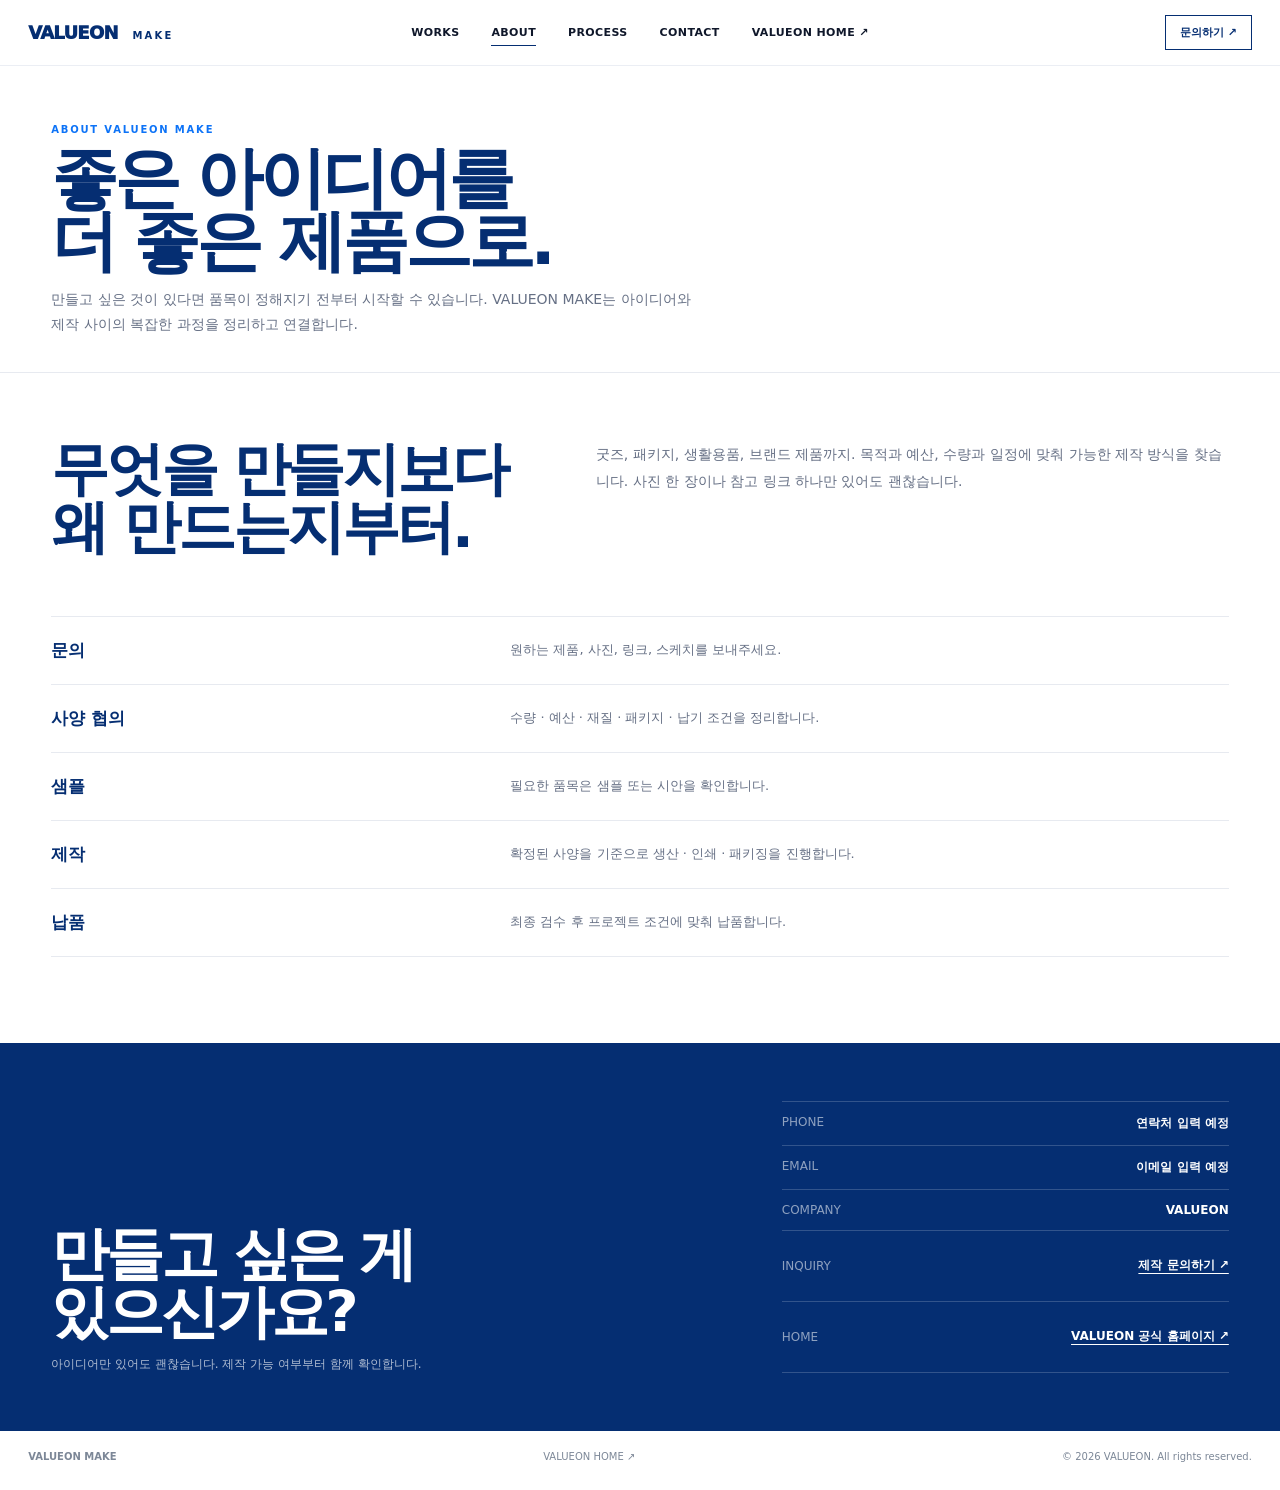
<file: about/index.html>
<!doctype html><html lang="ko"><head>
<meta charset="utf-8"><meta name="viewport" content="width=device-width,initial-scale=1">
<title>ABOUT / PROCESS | VALUEON MAKE</title><link rel="stylesheet" href="../assets/style.css"></head><body>
<header class="site-header"><div class="header-inner"><a class="logo" href="../index.html">VALUEON <small>MAKE</small></a><button class="menu">MENU</button><nav class="main-nav"><a href="../works/index.html">WORKS</a><a class="active" href="../about/index.html">ABOUT</a><a href="#process">PROCESS</a><a href="#contact">CONTACT</a></nav><a class="header-cta" href="#contact">문의하기 ↗</a></div></header>
<main>
<section class="page-head about-head"><div class="page-micro">ABOUT VALUEON MAKE</div><h1>좋은 아이디어를<br>더 좋은 제품으로.</h1><p>만들고 싶은 것이 있다면 품목이 정해지기 전부터 시작할 수 있습니다. VALUEON MAKE는 아이디어와 제작 사이의 복잡한 과정을 정리하고 연결합니다.</p></section>
<section class="about-wrap"><div class="about-lead"><h2>무엇을 만들지보다<br>왜 만드는지부터.</h2><p>굿즈, 패키지, 생활용품, 브랜드 제품까지. 목적과 예산, 수량과 일정에 맞춰 가능한 제작 방식을 찾습니다. 사진 한 장이나 참고 링크 하나만 있어도 괜찮습니다.</p></div>
<div class="process" id="process"><div class="process-row"><strong>문의</strong><p>원하는 제품, 사진, 링크, 스케치를 보내주세요.</p></div><div class="process-row"><strong>사양 협의</strong><p>수량 · 예산 · 재질 · 패키지 · 납기 조건을 정리합니다.</p></div><div class="process-row"><strong>샘플</strong><p>필요한 품목은 샘플 또는 시안을 확인합니다.</p></div><div class="process-row"><strong>제작</strong><p>확정된 사양을 기준으로 생산 · 인쇄 · 패키징을 진행합니다.</p></div><div class="process-row"><strong>납품</strong><p>최종 검수 후 프로젝트 조건에 맞춰 납품합니다.</p></div></div></section>
</main>
<section class="contact" id="contact"><div><h2>만들고 싶은 게<br>있으신가요?</h2><p>아이디어만 있어도 괜찮습니다. 제작 가능 여부부터 함께 확인합니다.</p></div><div class="contact-list"><div class="contact-row"><span>PHONE</span><strong>연락처 입력 예정</strong></div><div class="contact-row"><span>EMAIL</span><strong>이메일 입력 예정</strong></div><div class="contact-row"><span>COMPANY</span><strong>VALUEON</strong></div></div></section><footer class="footer"><strong>VALUEON MAKE</strong><span>© 2026 VALUEON. All rights reserved.</span></footer><script src="../assets/app.js"></script></body></html>
</file>
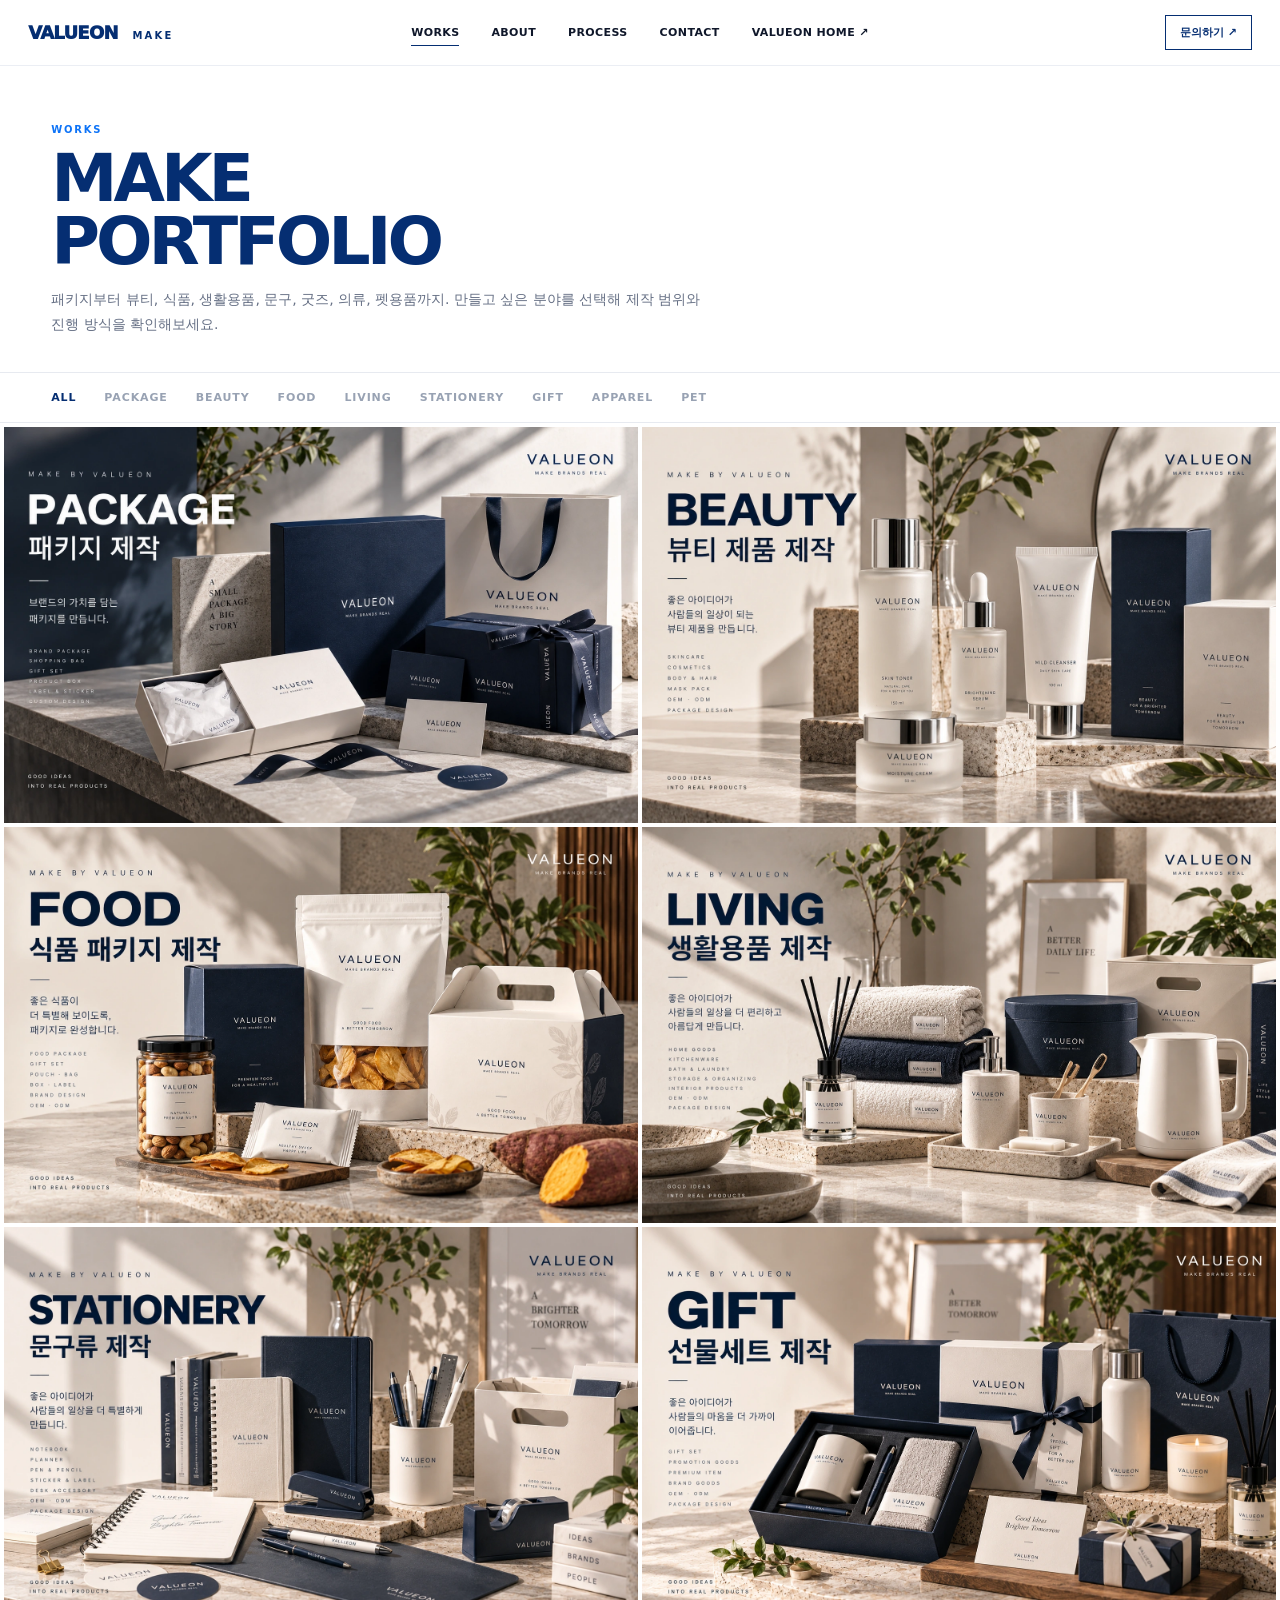
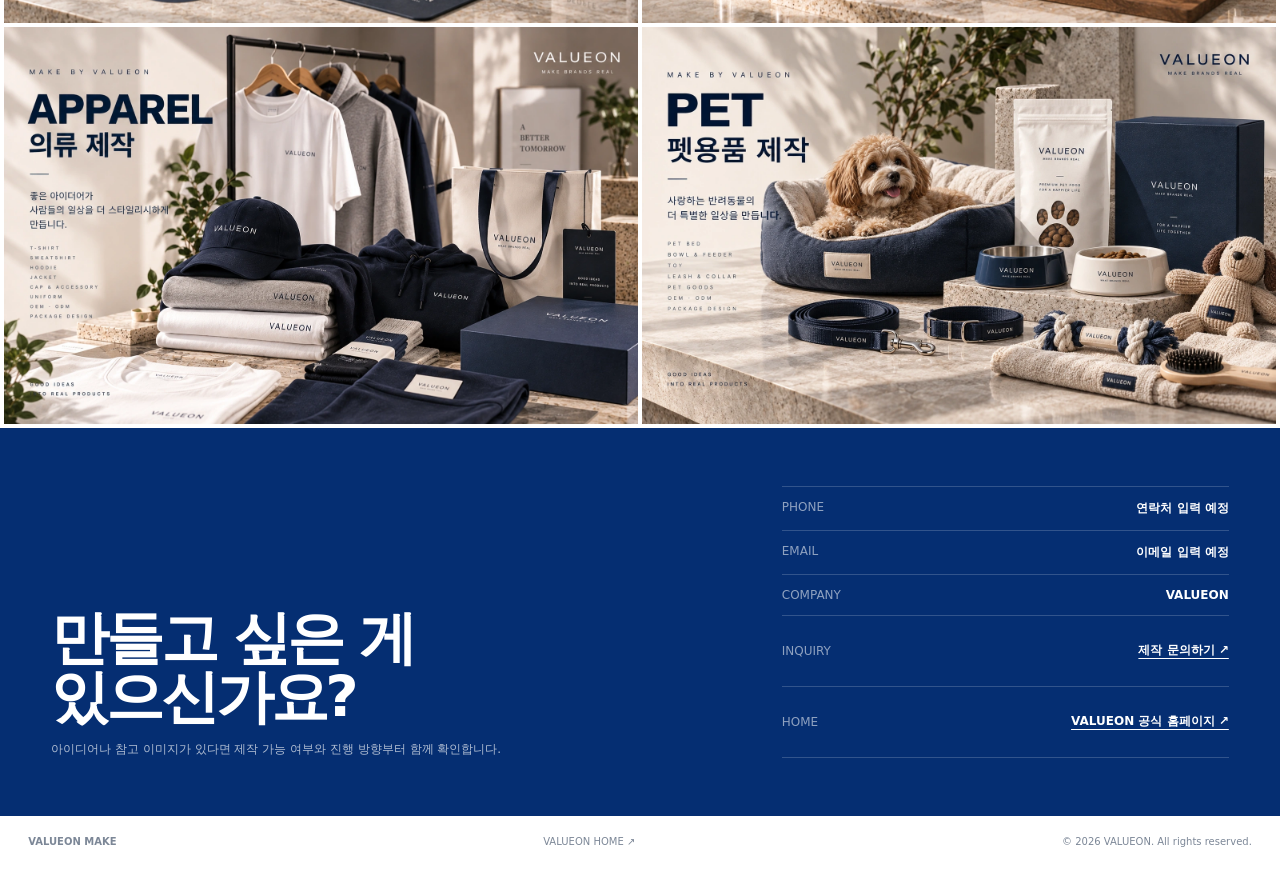
<file: works/index.html>
<!doctype html><html lang="ko"><head>
<meta charset="utf-8"><meta name="viewport" content="width=device-width,initial-scale=1">
<title>WORKS | VALUEON MAKE</title><link rel="stylesheet" href="../assets/style.css"></head><body>

<header class="site-header">
  <div class="header-inner">
    <a class="logo" href="../index.html">VALUEON <small>MAKE</small></a>
    <button class="menu" aria-label="메뉴 열기">MENU</button>
    <nav class="main-nav">
      <a class="active" href="../works/index.html">WORKS</a>
      <a class="" href="../about/index.html">ABOUT</a>
      <a href="../about/index.html#process">PROCESS</a>
      <a href="#contact">CONTACT</a>
    </nav>
    <a class="header-cta" href="#contact">문의하기 ↗</a>
  </div>
</header>
<main>
<section class="page-head">
  <div class="page-micro">WORKS</div>
  <h1>MAKE<br>PORTFOLIO</h1>
  <p>패키지부터 뷰티, 식품, 생활용품, 문구, 굿즈, 의류, 펫용품까지. 만들고 싶은 분야를 선택해 제작 범위와 진행 방식을 확인해보세요.</p>
</section>
<div class="editorial-tabs"><button class="active" data-filter="ALL">ALL</button><button class="" data-filter="PACKAGE">PACKAGE</button><button class="" data-filter="BEAUTY">BEAUTY</button><button class="" data-filter="FOOD">FOOD</button><button class="" data-filter="LIVING">LIVING</button><button class="" data-filter="STATIONERY">STATIONERY</button><button class="" data-filter="GIFT">GIFT</button><button class="" data-filter="APPAREL">APPAREL</button><button class="" data-filter="PET">PET</button></div>
<section class="portfolio-grid">
    <article class="portfolio-card reveal" data-cat="PACKAGE">
      <img class="real-art" src="../assets/images/package.webp" alt="PACKAGE 패키지 제작">
      <div class="card-label"><h2>PACKAGE</h2><p>패키지 제작</p></div>
      <a class="card-arrow" href="./package/">↗</a>
      <a href="./package/" style="position:absolute;inset:0;z-index:1" aria-label="PACKAGE 상세"></a>
    </article>
    <article class="portfolio-card reveal" data-cat="BEAUTY">
      <img class="real-art" src="../assets/images/beauty.webp" alt="BEAUTY 뷰티 제품 제작">
      <div class="card-label"><h2>BEAUTY</h2><p>뷰티 · 화장품 제작</p></div>
      <a class="card-arrow" href="./beauty/">↗</a>
      <a href="./beauty/" style="position:absolute;inset:0;z-index:1" aria-label="BEAUTY 상세"></a>
    </article>
    <article class="portfolio-card reveal" data-cat="FOOD">
      <img class="real-art" src="../assets/images/food.webp" alt="FOOD 식품 패키지 제작">
      <div class="card-label"><h2>FOOD</h2><p>식품 · 음료 제작</p></div>
      <a class="card-arrow" href="./food/">↗</a>
      <a href="./food/" style="position:absolute;inset:0;z-index:1" aria-label="FOOD 상세"></a>
    </article>
    <article class="portfolio-card reveal" data-cat="LIVING">
      <img class="real-art" src="../assets/images/living.webp" alt="LIVING 생활용품 제작">
      <div class="card-label"><h2>LIVING</h2><p>생활용품 제작</p></div>
      <a class="card-arrow" href="./living/">↗</a>
      <a href="./living/" style="position:absolute;inset:0;z-index:1" aria-label="LIVING 상세"></a>
    </article>
    <article class="portfolio-card reveal" data-cat="STATIONERY">
      <img class="real-art" src="../assets/images/stationery.webp" alt="STATIONERY 문구류 제작">
      <div class="card-label"><h2>STATIONERY</h2><p>문구 · 사무용품 제작</p></div>
      <a class="card-arrow" href="./stationery/">↗</a>
      <a href="./stationery/" style="position:absolute;inset:0;z-index:1" aria-label="STATIONERY 상세"></a>
    </article>
    <article class="portfolio-card reveal" data-cat="GIFT">
      <img class="real-art" src="../assets/images/gift.webp" alt="GIFT 선물세트 제작">
      <div class="card-label"><h2>GIFT</h2><p>기프트 · 굿즈 제작</p></div>
      <a class="card-arrow" href="./gift/">↗</a>
      <a href="./gift/" style="position:absolute;inset:0;z-index:1" aria-label="GIFT 상세"></a>
    </article>
    <article class="portfolio-card reveal" data-cat="APPAREL">
      <img class="real-art" src="../assets/images/apparel.webp" alt="APPAREL 의류 제작">
      <div class="card-label"><h2>APPAREL</h2><p>의류 · 패션 제작</p></div>
      <a class="card-arrow" href="./apparel/">↗</a>
      <a href="./apparel/" style="position:absolute;inset:0;z-index:1" aria-label="APPAREL 상세"></a>
    </article>
    <article class="portfolio-card reveal" data-cat="PET">
      <img class="real-art" src="../assets/images/pet.webp" alt="PET 펫용품 제작">
      <div class="card-label"><h2>PET</h2><p>펫용품 제작</p></div>
      <a class="card-arrow" href="./pet/">↗</a>
      <a href="./pet/" style="position:absolute;inset:0;z-index:1" aria-label="PET 상세"></a>
    </article></section>
</main>

<section class="contact" id="contact">
  <div>
    <h2>만들고 싶은 게<br>있으신가요?</h2>
    <p>아이디어나 참고 이미지가 있다면 제작 가능 여부와 진행 방향부터 함께 확인합니다.</p>
  </div>
  <div class="contact-list">
    <div class="contact-row"><span>PHONE</span><strong>연락처 입력 예정</strong></div>
    <div class="contact-row"><span>EMAIL</span><strong>이메일 입력 예정</strong></div>
    <div class="contact-row"><span>COMPANY</span><strong>VALUEON</strong></div>
  </div>
</section>
<footer class="footer"><strong>VALUEON MAKE</strong><span>© 2026 VALUEON. All rights reserved.</span></footer>
<script src="../assets/app.js"></script>

</body></html>
</file>
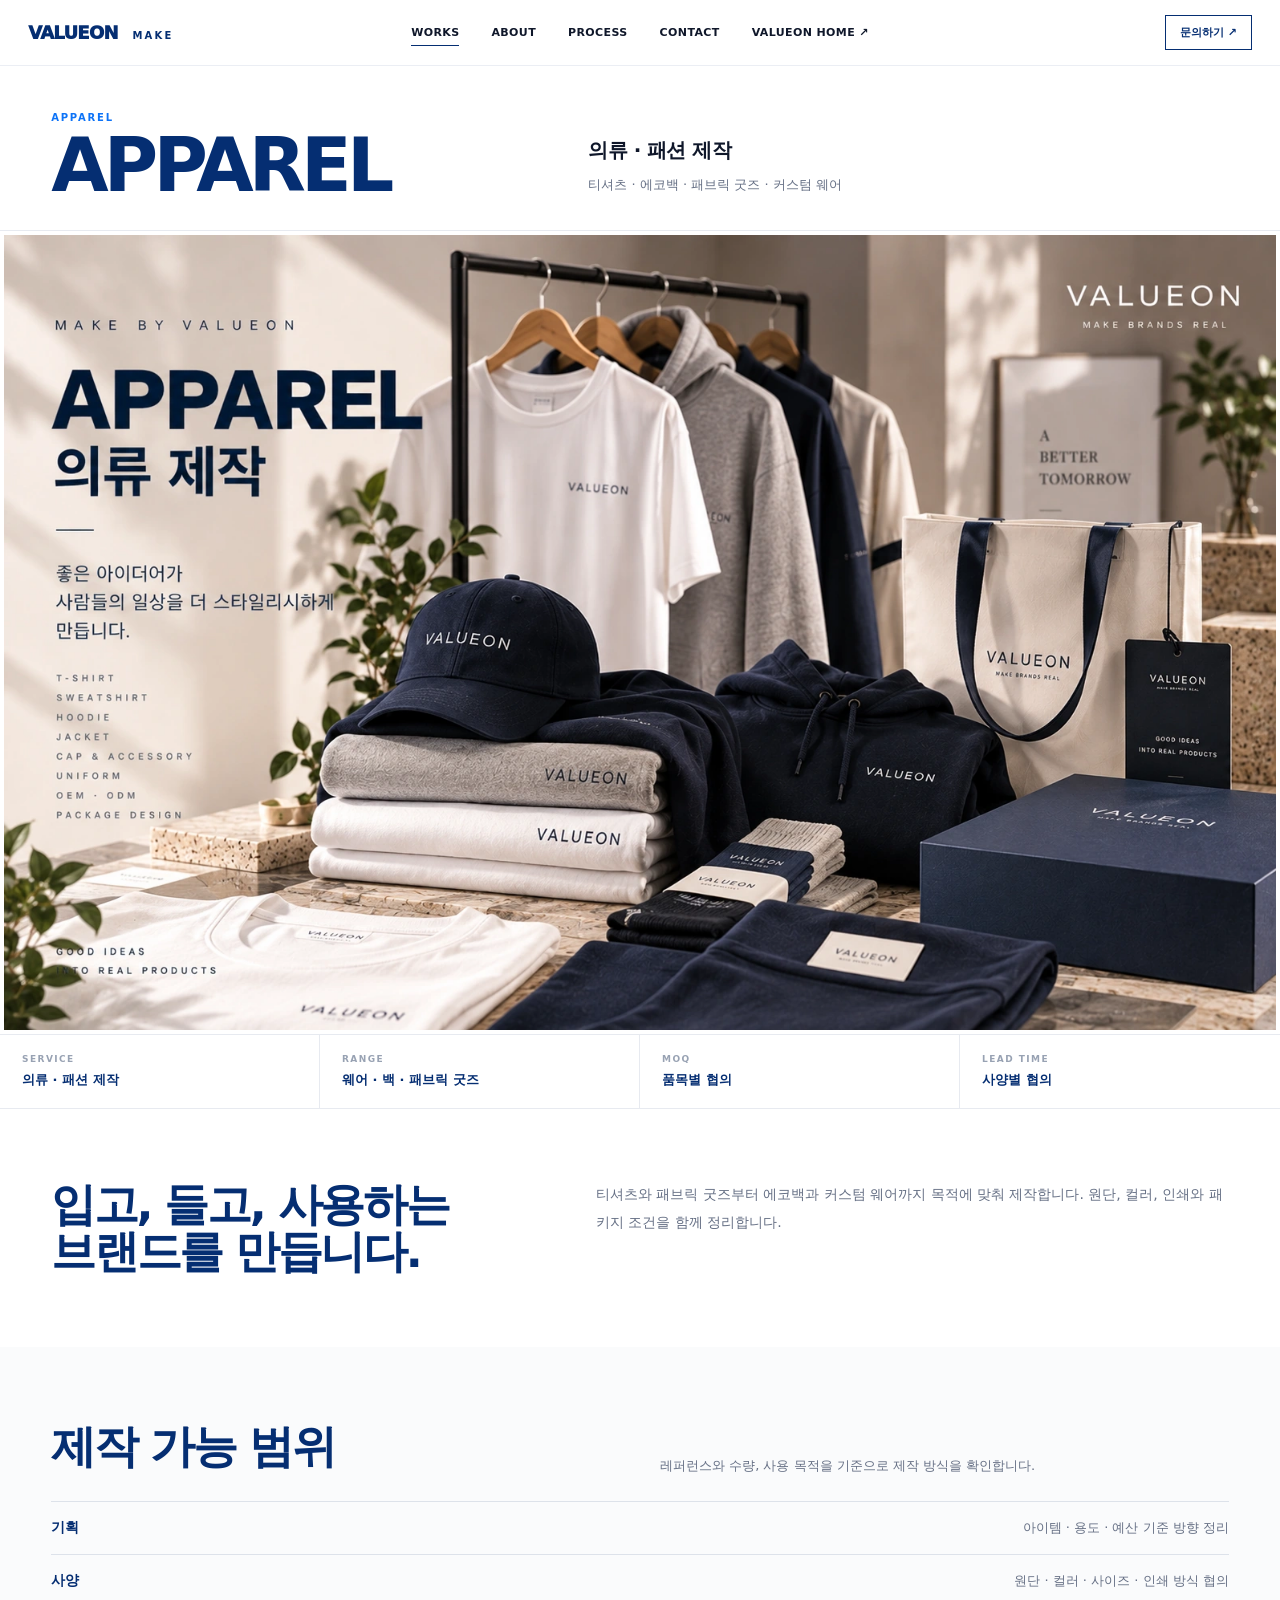
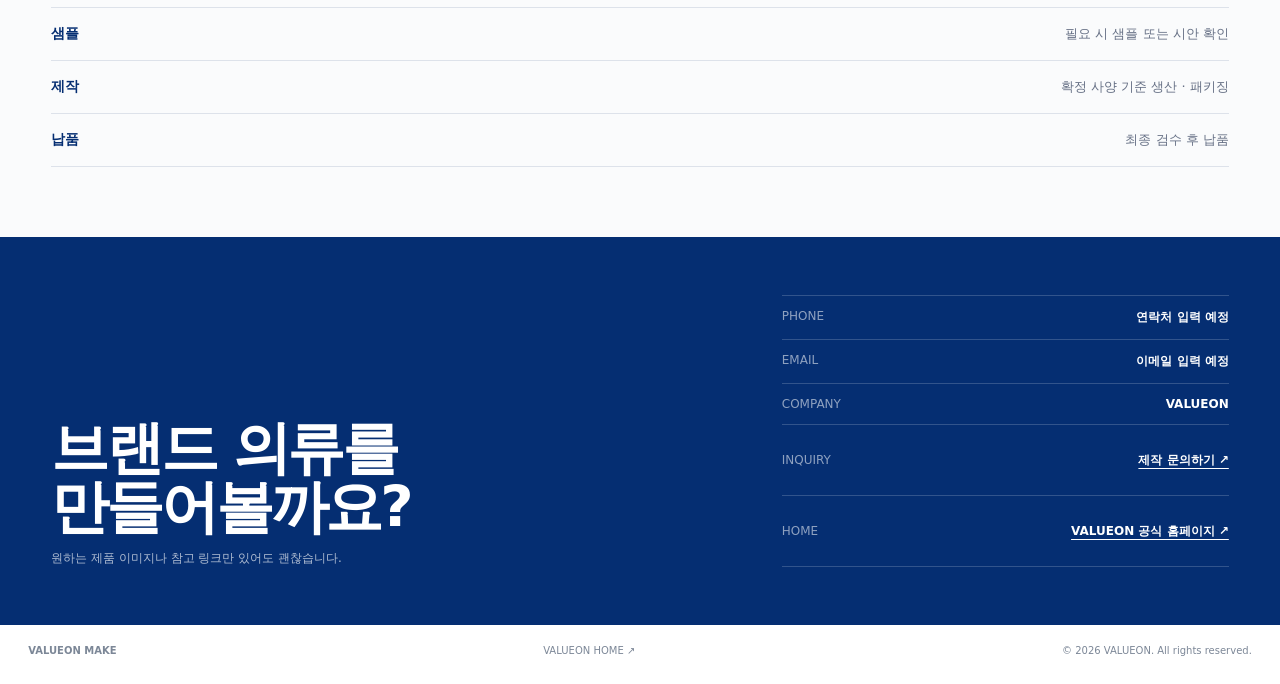
<file: works/apparel/index.html>
<!doctype html><html lang="ko"><head><meta charset="utf-8"><meta name="viewport" content="width=device-width,initial-scale=1"><title>APPAREL | VALUEON MAKE</title><link rel="stylesheet" href="../../assets/style.css"></head><body><header class="site-header"><div class="header-inner"><a class="logo" href="../../index.html">VALUEON <small>MAKE</small></a><button class="menu">MENU</button><nav class="main-nav"><a class="active" href="../index.html">WORKS</a><a href="../../about/index.html">ABOUT</a><a href="../../about/index.html#process">PROCESS</a><a href="#contact">CONTACT</a></nav><a class="header-cta" href="#contact">문의하기 ↗</a></div></header><main><section class="detail-hero"><div class="detail-grid"><div><div class="detail-micro">APPAREL</div><h1>APPAREL</h1></div><div class="detail-summary"><h2>의류 · 패션 제작</h2><p>티셔츠 · 에코백 · 패브릭 굿즈 · 커스텀 웨어</p></div></div></section><section class="hero-art"><img class="real-art" src="../../assets/images/apparel.webp" alt="VALUEON APPAREL 의류 제작"></section><section class="detail-info"><div class="info-cell"><div class="k">SERVICE</div><strong>의류 · 패션 제작</strong></div><div class="info-cell"><div class="k">RANGE</div><strong>웨어 · 백 · 패브릭 굿즈</strong></div><div class="info-cell"><div class="k">MOQ</div><strong>품목별 협의</strong></div><div class="info-cell"><div class="k">LEAD TIME</div><strong>사양별 협의</strong></div></section><section class="detail-copy"><h2>입고, 들고, 사용하는<br>브랜드를 만듭니다.</h2><p>티셔츠와 패브릭 굿즈부터 에코백과 커스텀 웨어까지 목적에 맞춰 제작합니다. 원단, 컬러, 인쇄와 패키지 조건을 함께 정리합니다.</p></section><section class="detail-scope"><div class="scope-head"><h2>제작 가능 범위</h2><p>레퍼런스와 수량, 사용 목적을 기준으로 제작 방식을 확인합니다.</p></div><div class="scope-list"><div class="scope-row"><strong>기획</strong><span>아이템 · 용도 · 예산 기준 방향 정리</span></div><div class="scope-row"><strong>사양</strong><span>원단 · 컬러 · 사이즈 · 인쇄 방식 협의</span></div><div class="scope-row"><strong>샘플</strong><span>필요 시 샘플 또는 시안 확인</span></div><div class="scope-row"><strong>제작</strong><span>확정 사양 기준 생산 · 패키징</span></div><div class="scope-row"><strong>납품</strong><span>최종 검수 후 납품</span></div></div></section></main><section class="contact" id="contact"><div><h2>브랜드 의류를<br>만들어볼까요?</h2><p>원하는 제품 이미지나 참고 링크만 있어도 괜찮습니다.</p></div><div class="contact-list"><div class="contact-row"><span>PHONE</span><strong>연락처 입력 예정</strong></div><div class="contact-row"><span>EMAIL</span><strong>이메일 입력 예정</strong></div><div class="contact-row"><span>COMPANY</span><strong>VALUEON</strong></div></div></section><footer class="footer"><strong>VALUEON MAKE</strong><span>© 2026 VALUEON. All rights reserved.</span></footer><script src="../../assets/app.js"></script></body></html>
</file>
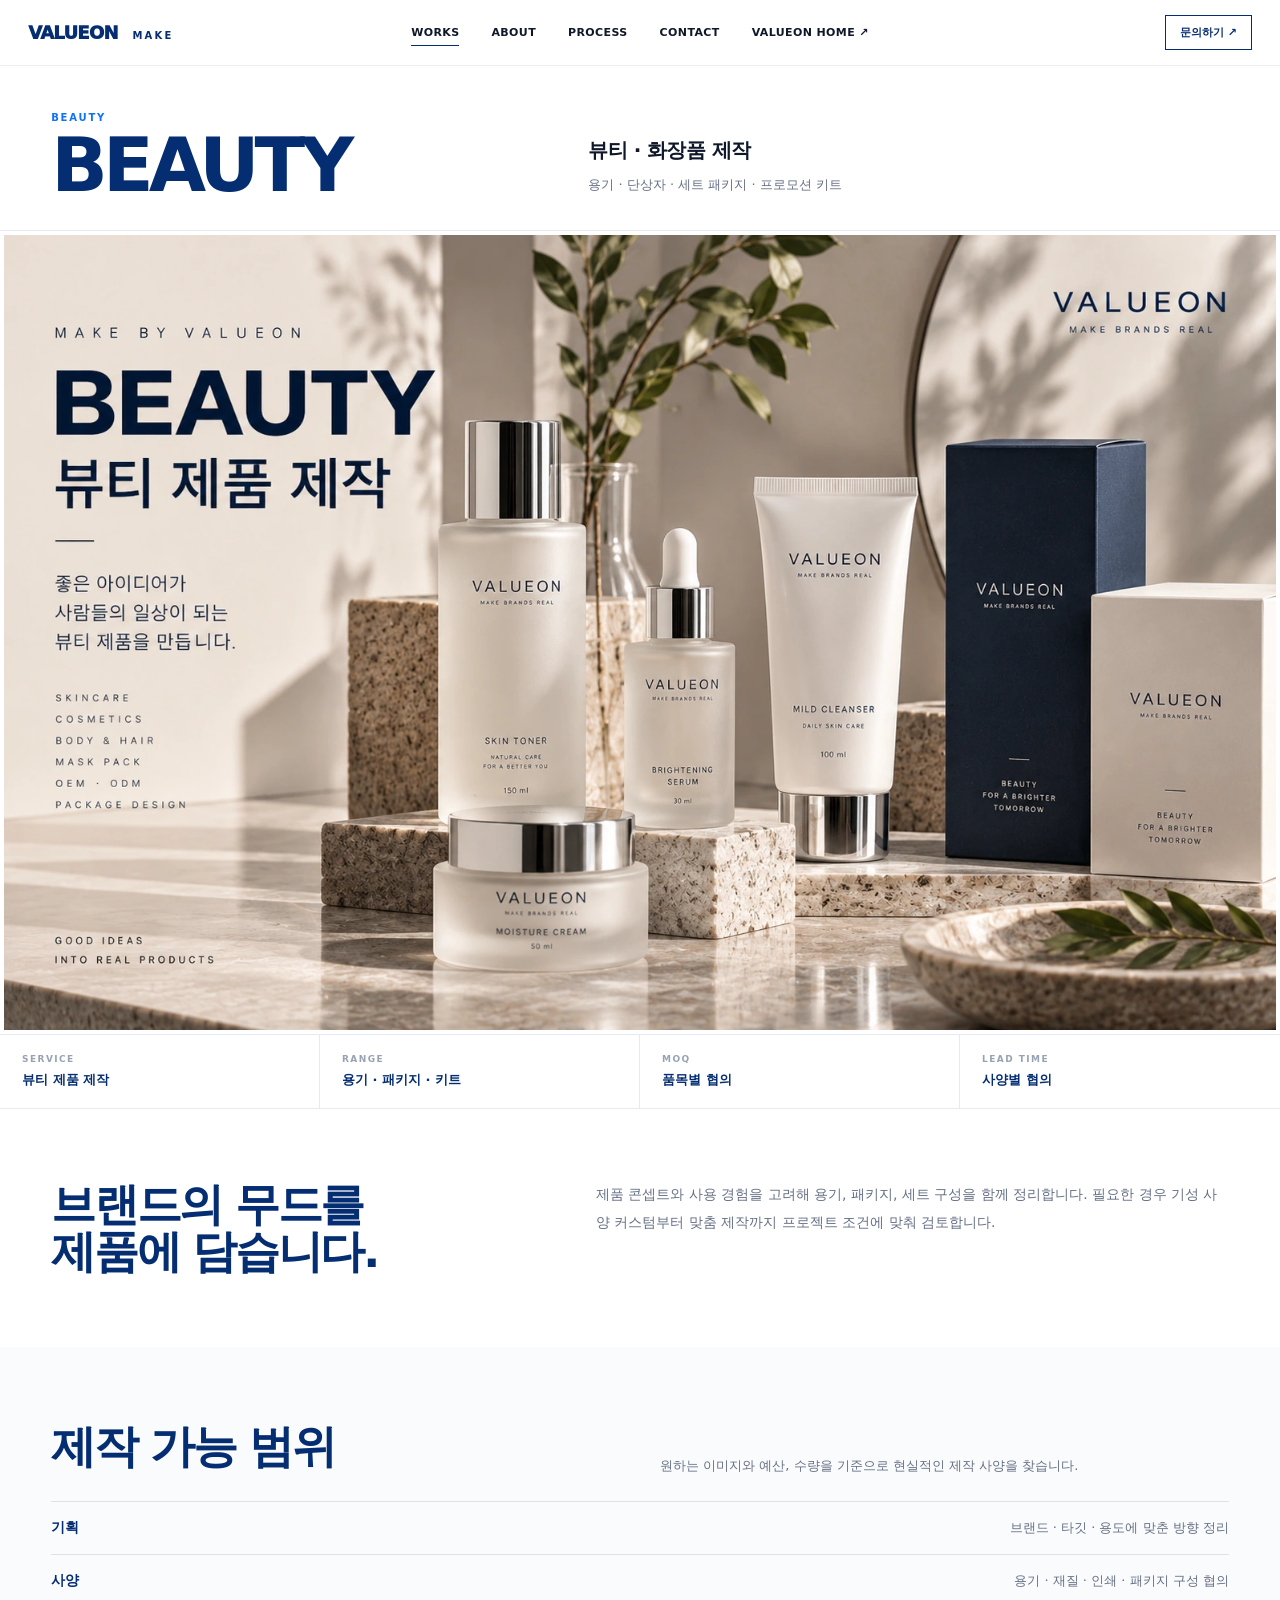
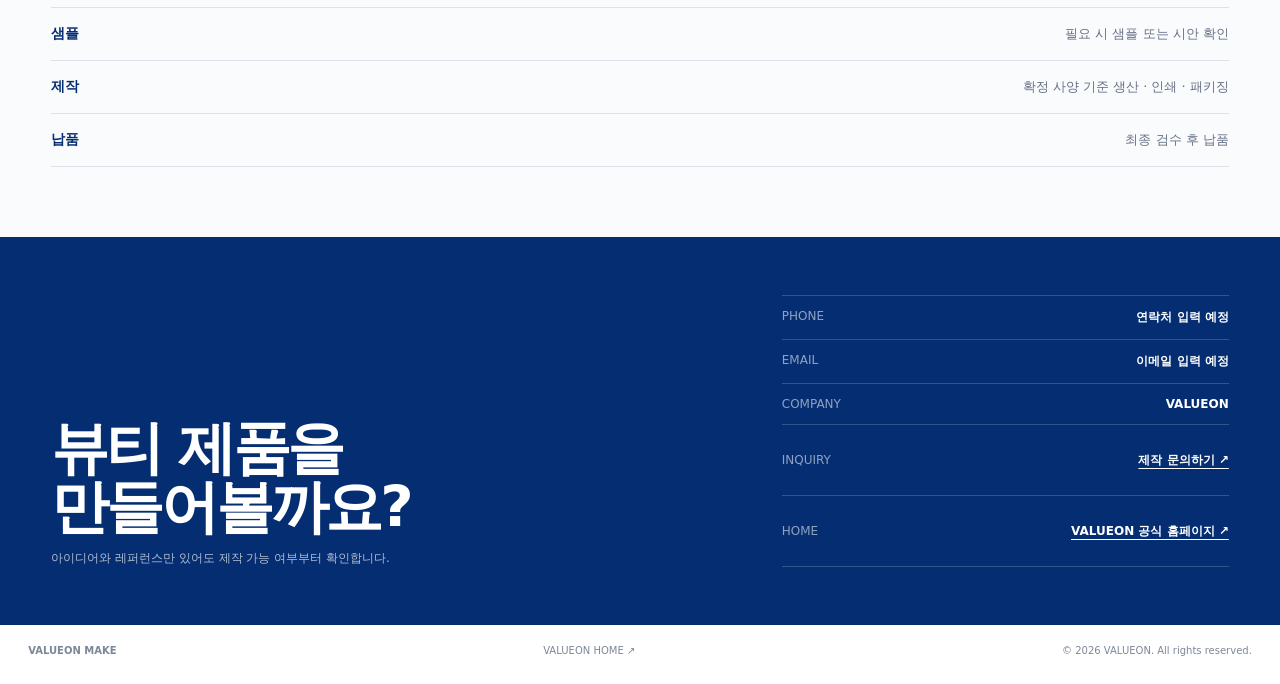
<file: works/beauty/index.html>
<!doctype html><html lang="ko"><head><meta charset="utf-8"><meta name="viewport" content="width=device-width,initial-scale=1"><title>BEAUTY | VALUEON MAKE</title><link rel="stylesheet" href="../../assets/style.css"></head><body><header class="site-header"><div class="header-inner"><a class="logo" href="../../index.html">VALUEON <small>MAKE</small></a><button class="menu">MENU</button><nav class="main-nav"><a class="active" href="../index.html">WORKS</a><a href="../../about/index.html">ABOUT</a><a href="../../about/index.html#process">PROCESS</a><a href="#contact">CONTACT</a></nav><a class="header-cta" href="#contact">문의하기 ↗</a></div></header><main><section class="detail-hero"><div class="detail-grid"><div><div class="detail-micro">BEAUTY</div><h1>BEAUTY</h1></div><div class="detail-summary"><h2>뷰티 · 화장품 제작</h2><p>용기 · 단상자 · 세트 패키지 · 프로모션 키트</p></div></div></section><section class="hero-art"><img class="real-art" src="../../assets/images/beauty.webp" alt="VALUEON BEAUTY 뷰티 제품 제작"></section><section class="detail-info"><div class="info-cell"><div class="k">SERVICE</div><strong>뷰티 제품 제작</strong></div><div class="info-cell"><div class="k">RANGE</div><strong>용기 · 패키지 · 키트</strong></div><div class="info-cell"><div class="k">MOQ</div><strong>품목별 협의</strong></div><div class="info-cell"><div class="k">LEAD TIME</div><strong>사양별 협의</strong></div></section><section class="detail-copy"><h2>브랜드의 무드를<br>제품에 담습니다.</h2><p>제품 콘셉트와 사용 경험을 고려해 용기, 패키지, 세트 구성을 함께 정리합니다. 필요한 경우 기성 사양 커스텀부터 맞춤 제작까지 프로젝트 조건에 맞춰 검토합니다.</p></section><section class="detail-scope"><div class="scope-head"><h2>제작 가능 범위</h2><p>원하는 이미지와 예산, 수량을 기준으로 현실적인 제작 사양을 찾습니다.</p></div><div class="scope-list"><div class="scope-row"><strong>기획</strong><span>브랜드 · 타깃 · 용도에 맞춘 방향 정리</span></div><div class="scope-row"><strong>사양</strong><span>용기 · 재질 · 인쇄 · 패키지 구성 협의</span></div><div class="scope-row"><strong>샘플</strong><span>필요 시 샘플 또는 시안 확인</span></div><div class="scope-row"><strong>제작</strong><span>확정 사양 기준 생산 · 인쇄 · 패키징</span></div><div class="scope-row"><strong>납품</strong><span>최종 검수 후 납품</span></div></div></section></main><section class="contact" id="contact"><div><h2>뷰티 제품을<br>만들어볼까요?</h2><p>아이디어와 레퍼런스만 있어도 제작 가능 여부부터 확인합니다.</p></div><div class="contact-list"><div class="contact-row"><span>PHONE</span><strong>연락처 입력 예정</strong></div><div class="contact-row"><span>EMAIL</span><strong>이메일 입력 예정</strong></div><div class="contact-row"><span>COMPANY</span><strong>VALUEON</strong></div></div></section><footer class="footer"><strong>VALUEON MAKE</strong><span>© 2026 VALUEON. All rights reserved.</span></footer><script src="../../assets/app.js"></script></body></html>
</file>
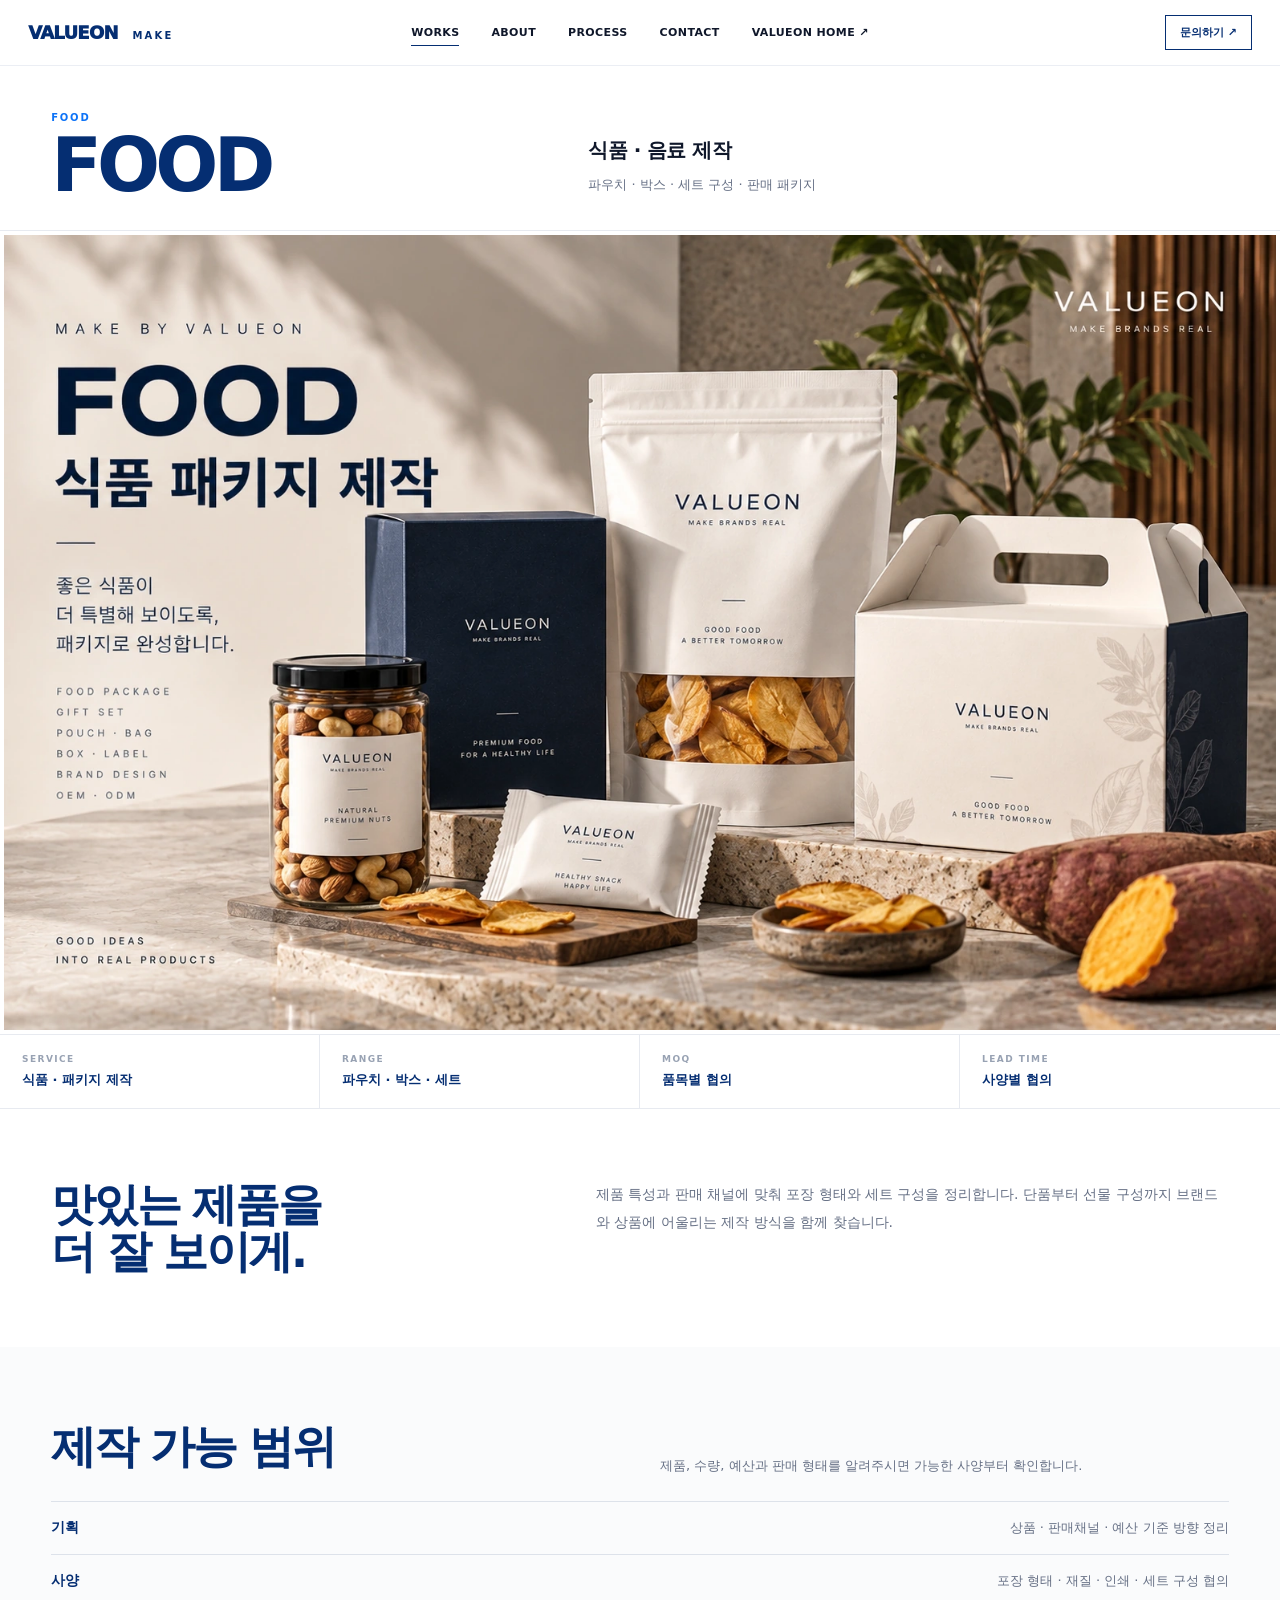
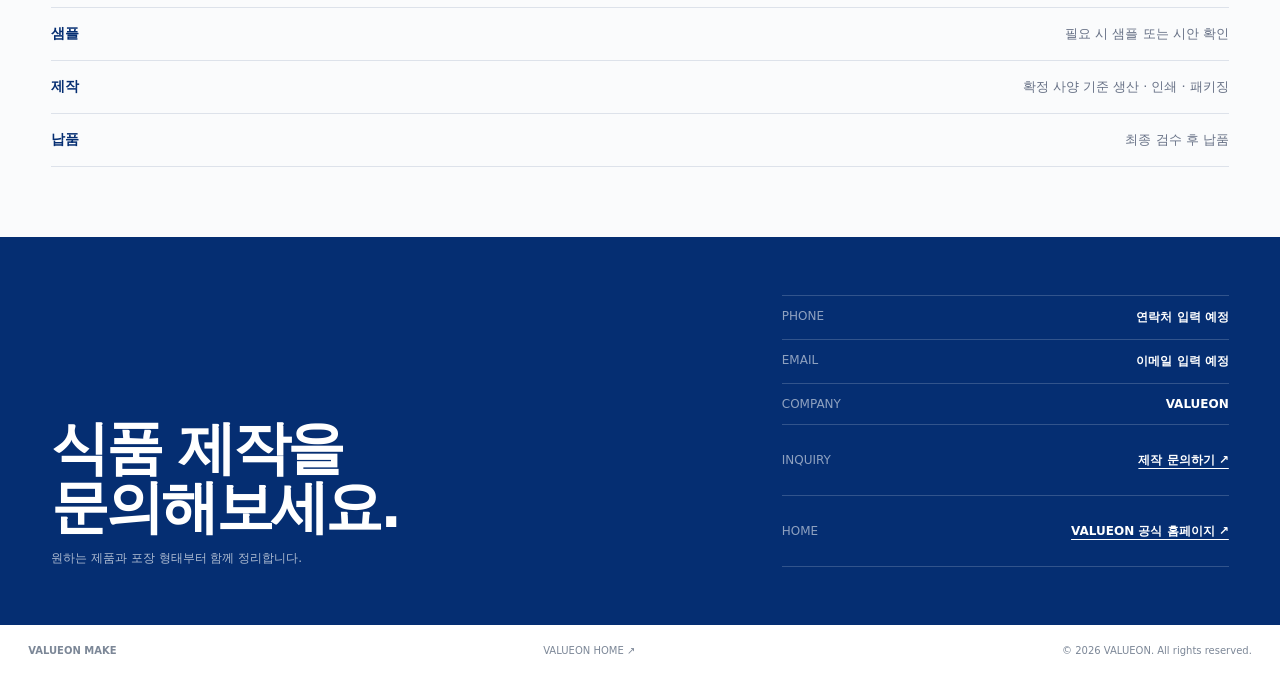
<file: works/food/index.html>
<!doctype html><html lang="ko"><head><meta charset="utf-8"><meta name="viewport" content="width=device-width,initial-scale=1"><title>FOOD | VALUEON MAKE</title><link rel="stylesheet" href="../../assets/style.css"></head><body><header class="site-header"><div class="header-inner"><a class="logo" href="../../index.html">VALUEON <small>MAKE</small></a><button class="menu">MENU</button><nav class="main-nav"><a class="active" href="../index.html">WORKS</a><a href="../../about/index.html">ABOUT</a><a href="../../about/index.html#process">PROCESS</a><a href="#contact">CONTACT</a></nav><a class="header-cta" href="#contact">문의하기 ↗</a></div></header><main><section class="detail-hero"><div class="detail-grid"><div><div class="detail-micro">FOOD</div><h1>FOOD</h1></div><div class="detail-summary"><h2>식품 · 음료 제작</h2><p>파우치 · 박스 · 세트 구성 · 판매 패키지</p></div></div></section><section class="hero-art"><img class="real-art" src="../../assets/images/food.webp" alt="VALUEON FOOD 식품 제작"></section><section class="detail-info"><div class="info-cell"><div class="k">SERVICE</div><strong>식품 · 패키지 제작</strong></div><div class="info-cell"><div class="k">RANGE</div><strong>파우치 · 박스 · 세트</strong></div><div class="info-cell"><div class="k">MOQ</div><strong>품목별 협의</strong></div><div class="info-cell"><div class="k">LEAD TIME</div><strong>사양별 협의</strong></div></section><section class="detail-copy"><h2>맛있는 제품을<br>더 잘 보이게.</h2><p>제품 특성과 판매 채널에 맞춰 포장 형태와 세트 구성을 정리합니다. 단품부터 선물 구성까지 브랜드와 상품에 어울리는 제작 방식을 함께 찾습니다.</p></section><section class="detail-scope"><div class="scope-head"><h2>제작 가능 범위</h2><p>제품, 수량, 예산과 판매 형태를 알려주시면 가능한 사양부터 확인합니다.</p></div><div class="scope-list"><div class="scope-row"><strong>기획</strong><span>상품 · 판매채널 · 예산 기준 방향 정리</span></div><div class="scope-row"><strong>사양</strong><span>포장 형태 · 재질 · 인쇄 · 세트 구성 협의</span></div><div class="scope-row"><strong>샘플</strong><span>필요 시 샘플 또는 시안 확인</span></div><div class="scope-row"><strong>제작</strong><span>확정 사양 기준 생산 · 인쇄 · 패키징</span></div><div class="scope-row"><strong>납품</strong><span>최종 검수 후 납품</span></div></div></section></main><section class="contact" id="contact"><div><h2>식품 제작을<br>문의해보세요.</h2><p>원하는 제품과 포장 형태부터 함께 정리합니다.</p></div><div class="contact-list"><div class="contact-row"><span>PHONE</span><strong>연락처 입력 예정</strong></div><div class="contact-row"><span>EMAIL</span><strong>이메일 입력 예정</strong></div><div class="contact-row"><span>COMPANY</span><strong>VALUEON</strong></div></div></section><footer class="footer"><strong>VALUEON MAKE</strong><span>© 2026 VALUEON. All rights reserved.</span></footer><script src="../../assets/app.js"></script></body></html>
</file>
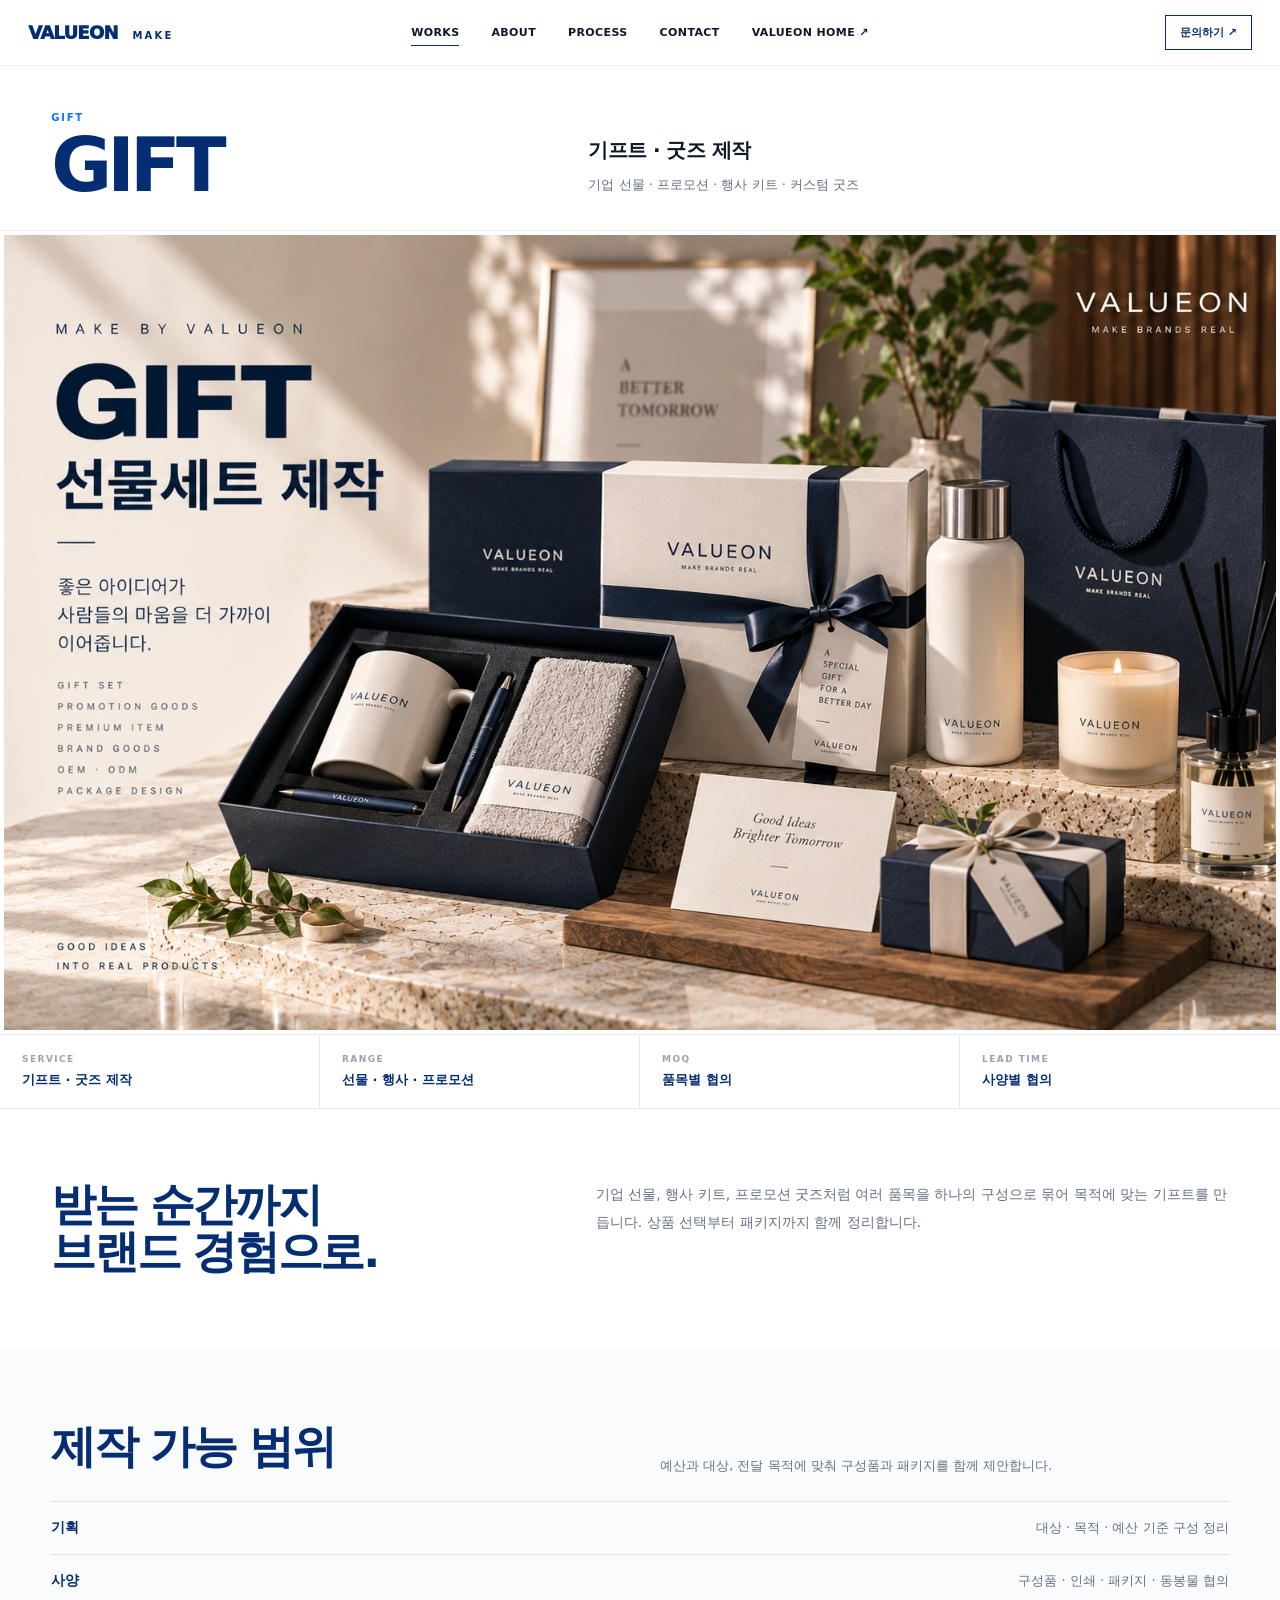
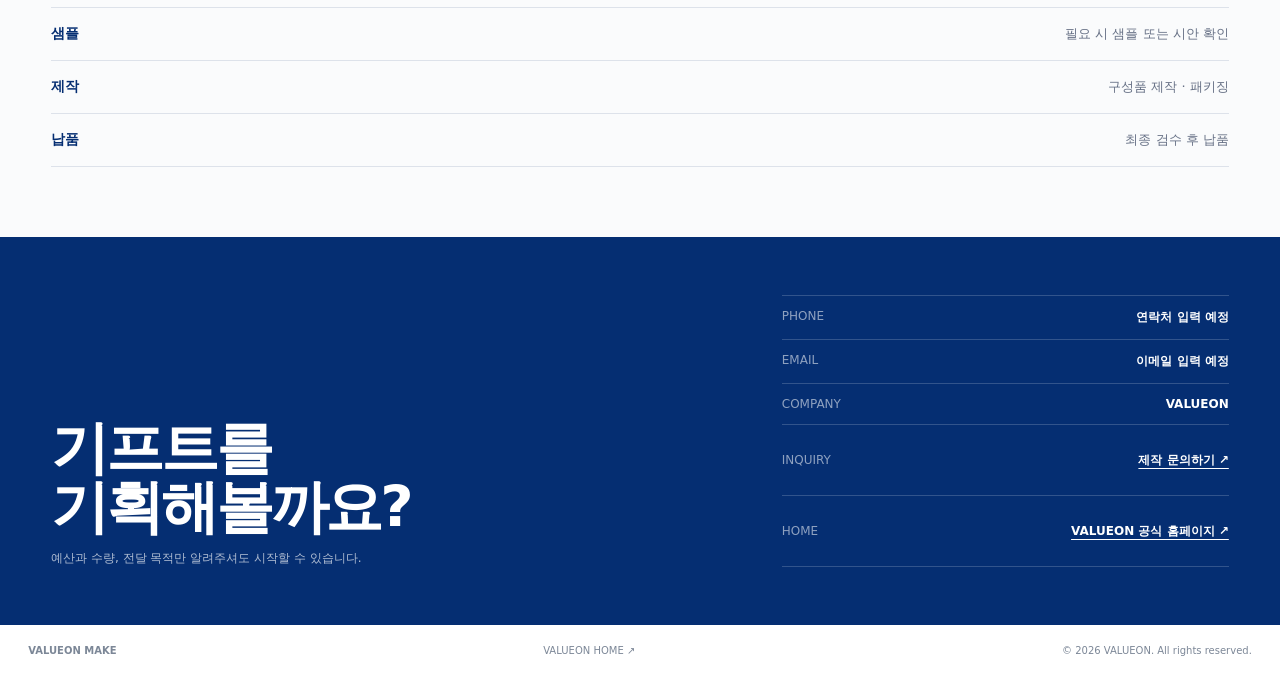
<file: works/gift/index.html>
<!doctype html><html lang="ko"><head><meta charset="utf-8"><meta name="viewport" content="width=device-width,initial-scale=1"><title>GIFT | VALUEON MAKE</title><link rel="stylesheet" href="../../assets/style.css"></head><body><header class="site-header"><div class="header-inner"><a class="logo" href="../../index.html">VALUEON <small>MAKE</small></a><button class="menu">MENU</button><nav class="main-nav"><a class="active" href="../index.html">WORKS</a><a href="../../about/index.html">ABOUT</a><a href="../../about/index.html#process">PROCESS</a><a href="#contact">CONTACT</a></nav><a class="header-cta" href="#contact">문의하기 ↗</a></div></header><main><section class="detail-hero"><div class="detail-grid"><div><div class="detail-micro">GIFT</div><h1>GIFT</h1></div><div class="detail-summary"><h2>기프트 · 굿즈 제작</h2><p>기업 선물 · 프로모션 · 행사 키트 · 커스텀 굿즈</p></div></div></section><section class="hero-art"><img class="real-art" src="../../assets/images/gift.webp" alt="VALUEON GIFT 기프트 제작"></section><section class="detail-info"><div class="info-cell"><div class="k">SERVICE</div><strong>기프트 · 굿즈 제작</strong></div><div class="info-cell"><div class="k">RANGE</div><strong>선물 · 행사 · 프로모션</strong></div><div class="info-cell"><div class="k">MOQ</div><strong>품목별 협의</strong></div><div class="info-cell"><div class="k">LEAD TIME</div><strong>사양별 협의</strong></div></section><section class="detail-copy"><h2>받는 순간까지<br>브랜드 경험으로.</h2><p>기업 선물, 행사 키트, 프로모션 굿즈처럼 여러 품목을 하나의 구성으로 묶어 목적에 맞는 기프트를 만듭니다. 상품 선택부터 패키지까지 함께 정리합니다.</p></section><section class="detail-scope"><div class="scope-head"><h2>제작 가능 범위</h2><p>예산과 대상, 전달 목적에 맞춰 구성품과 패키지를 함께 제안합니다.</p></div><div class="scope-list"><div class="scope-row"><strong>기획</strong><span>대상 · 목적 · 예산 기준 구성 정리</span></div><div class="scope-row"><strong>사양</strong><span>구성품 · 인쇄 · 패키지 · 동봉물 협의</span></div><div class="scope-row"><strong>샘플</strong><span>필요 시 샘플 또는 시안 확인</span></div><div class="scope-row"><strong>제작</strong><span>구성품 제작 · 패키징</span></div><div class="scope-row"><strong>납품</strong><span>최종 검수 후 납품</span></div></div></section></main><section class="contact" id="contact"><div><h2>기프트를<br>기획해볼까요?</h2><p>예산과 수량, 전달 목적만 알려주셔도 시작할 수 있습니다.</p></div><div class="contact-list"><div class="contact-row"><span>PHONE</span><strong>연락처 입력 예정</strong></div><div class="contact-row"><span>EMAIL</span><strong>이메일 입력 예정</strong></div><div class="contact-row"><span>COMPANY</span><strong>VALUEON</strong></div></div></section><footer class="footer"><strong>VALUEON MAKE</strong><span>© 2026 VALUEON. All rights reserved.</span></footer><script src="../../assets/app.js"></script></body></html>
</file>
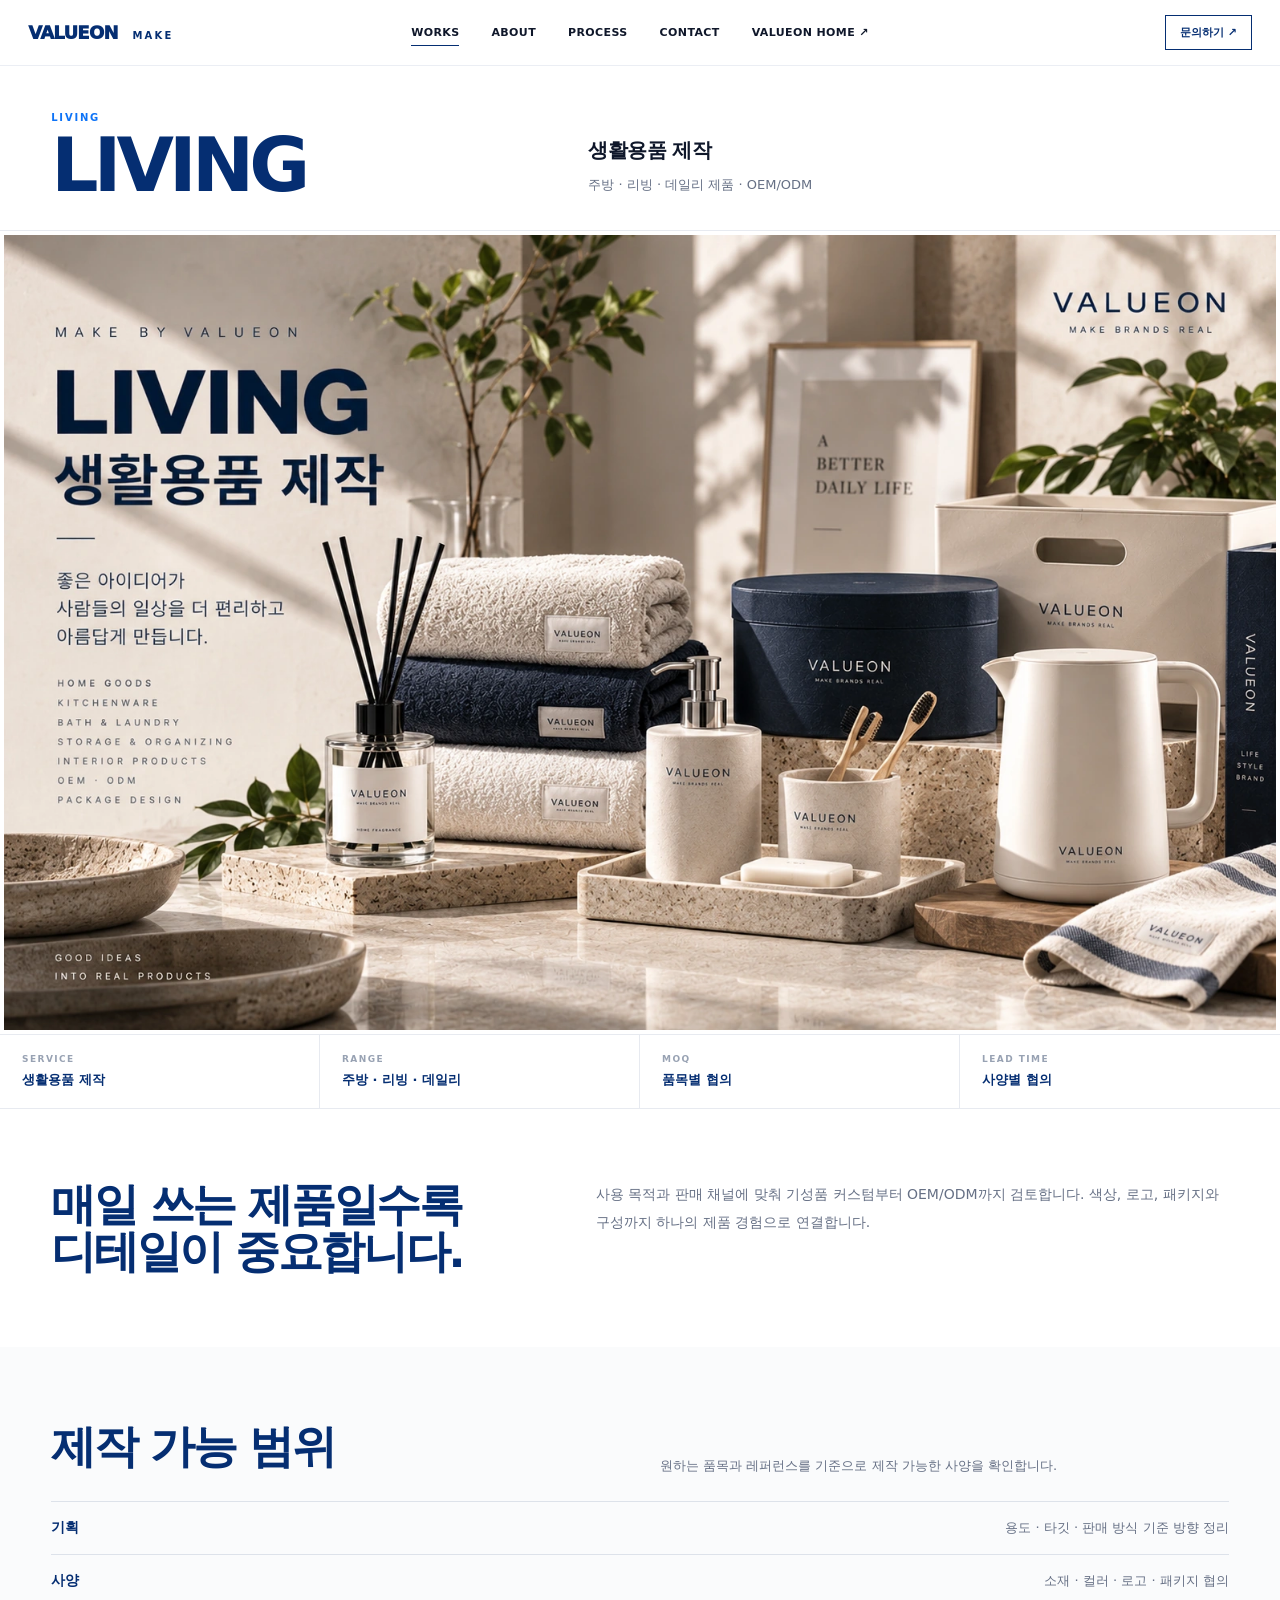
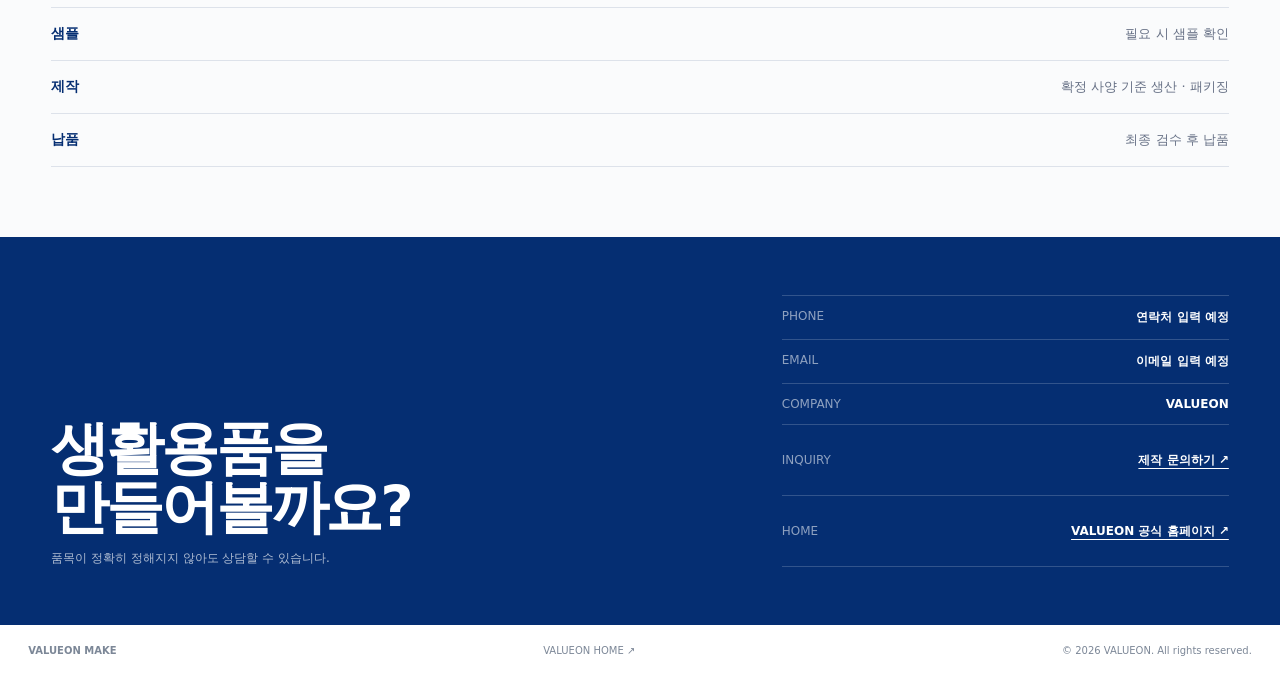
<file: works/living/index.html>
<!doctype html><html lang="ko"><head><meta charset="utf-8"><meta name="viewport" content="width=device-width,initial-scale=1"><title>LIVING | VALUEON MAKE</title><link rel="stylesheet" href="../../assets/style.css"></head><body><header class="site-header"><div class="header-inner"><a class="logo" href="../../index.html">VALUEON <small>MAKE</small></a><button class="menu">MENU</button><nav class="main-nav"><a class="active" href="../index.html">WORKS</a><a href="../../about/index.html">ABOUT</a><a href="../../about/index.html#process">PROCESS</a><a href="#contact">CONTACT</a></nav><a class="header-cta" href="#contact">문의하기 ↗</a></div></header><main><section class="detail-hero"><div class="detail-grid"><div><div class="detail-micro">LIVING</div><h1>LIVING</h1></div><div class="detail-summary"><h2>생활용품 제작</h2><p>주방 · 리빙 · 데일리 제품 · OEM/ODM</p></div></div></section><section class="hero-art"><img class="real-art" src="../../assets/images/living.webp" alt="VALUEON LIVING 생활용품 제작"></section><section class="detail-info"><div class="info-cell"><div class="k">SERVICE</div><strong>생활용품 제작</strong></div><div class="info-cell"><div class="k">RANGE</div><strong>주방 · 리빙 · 데일리</strong></div><div class="info-cell"><div class="k">MOQ</div><strong>품목별 협의</strong></div><div class="info-cell"><div class="k">LEAD TIME</div><strong>사양별 협의</strong></div></section><section class="detail-copy"><h2>매일 쓰는 제품일수록<br>디테일이 중요합니다.</h2><p>사용 목적과 판매 채널에 맞춰 기성품 커스텀부터 OEM/ODM까지 검토합니다. 색상, 로고, 패키지와 구성까지 하나의 제품 경험으로 연결합니다.</p></section><section class="detail-scope"><div class="scope-head"><h2>제작 가능 범위</h2><p>원하는 품목과 레퍼런스를 기준으로 제작 가능한 사양을 확인합니다.</p></div><div class="scope-list"><div class="scope-row"><strong>기획</strong><span>용도 · 타깃 · 판매 방식 기준 방향 정리</span></div><div class="scope-row"><strong>사양</strong><span>소재 · 컬러 · 로고 · 패키지 협의</span></div><div class="scope-row"><strong>샘플</strong><span>필요 시 샘플 확인</span></div><div class="scope-row"><strong>제작</strong><span>확정 사양 기준 생산 · 패키징</span></div><div class="scope-row"><strong>납품</strong><span>최종 검수 후 납품</span></div></div></section></main><section class="contact" id="contact"><div><h2>생활용품을<br>만들어볼까요?</h2><p>품목이 정확히 정해지지 않아도 상담할 수 있습니다.</p></div><div class="contact-list"><div class="contact-row"><span>PHONE</span><strong>연락처 입력 예정</strong></div><div class="contact-row"><span>EMAIL</span><strong>이메일 입력 예정</strong></div><div class="contact-row"><span>COMPANY</span><strong>VALUEON</strong></div></div></section><footer class="footer"><strong>VALUEON MAKE</strong><span>© 2026 VALUEON. All rights reserved.</span></footer><script src="../../assets/app.js"></script></body></html>
</file>
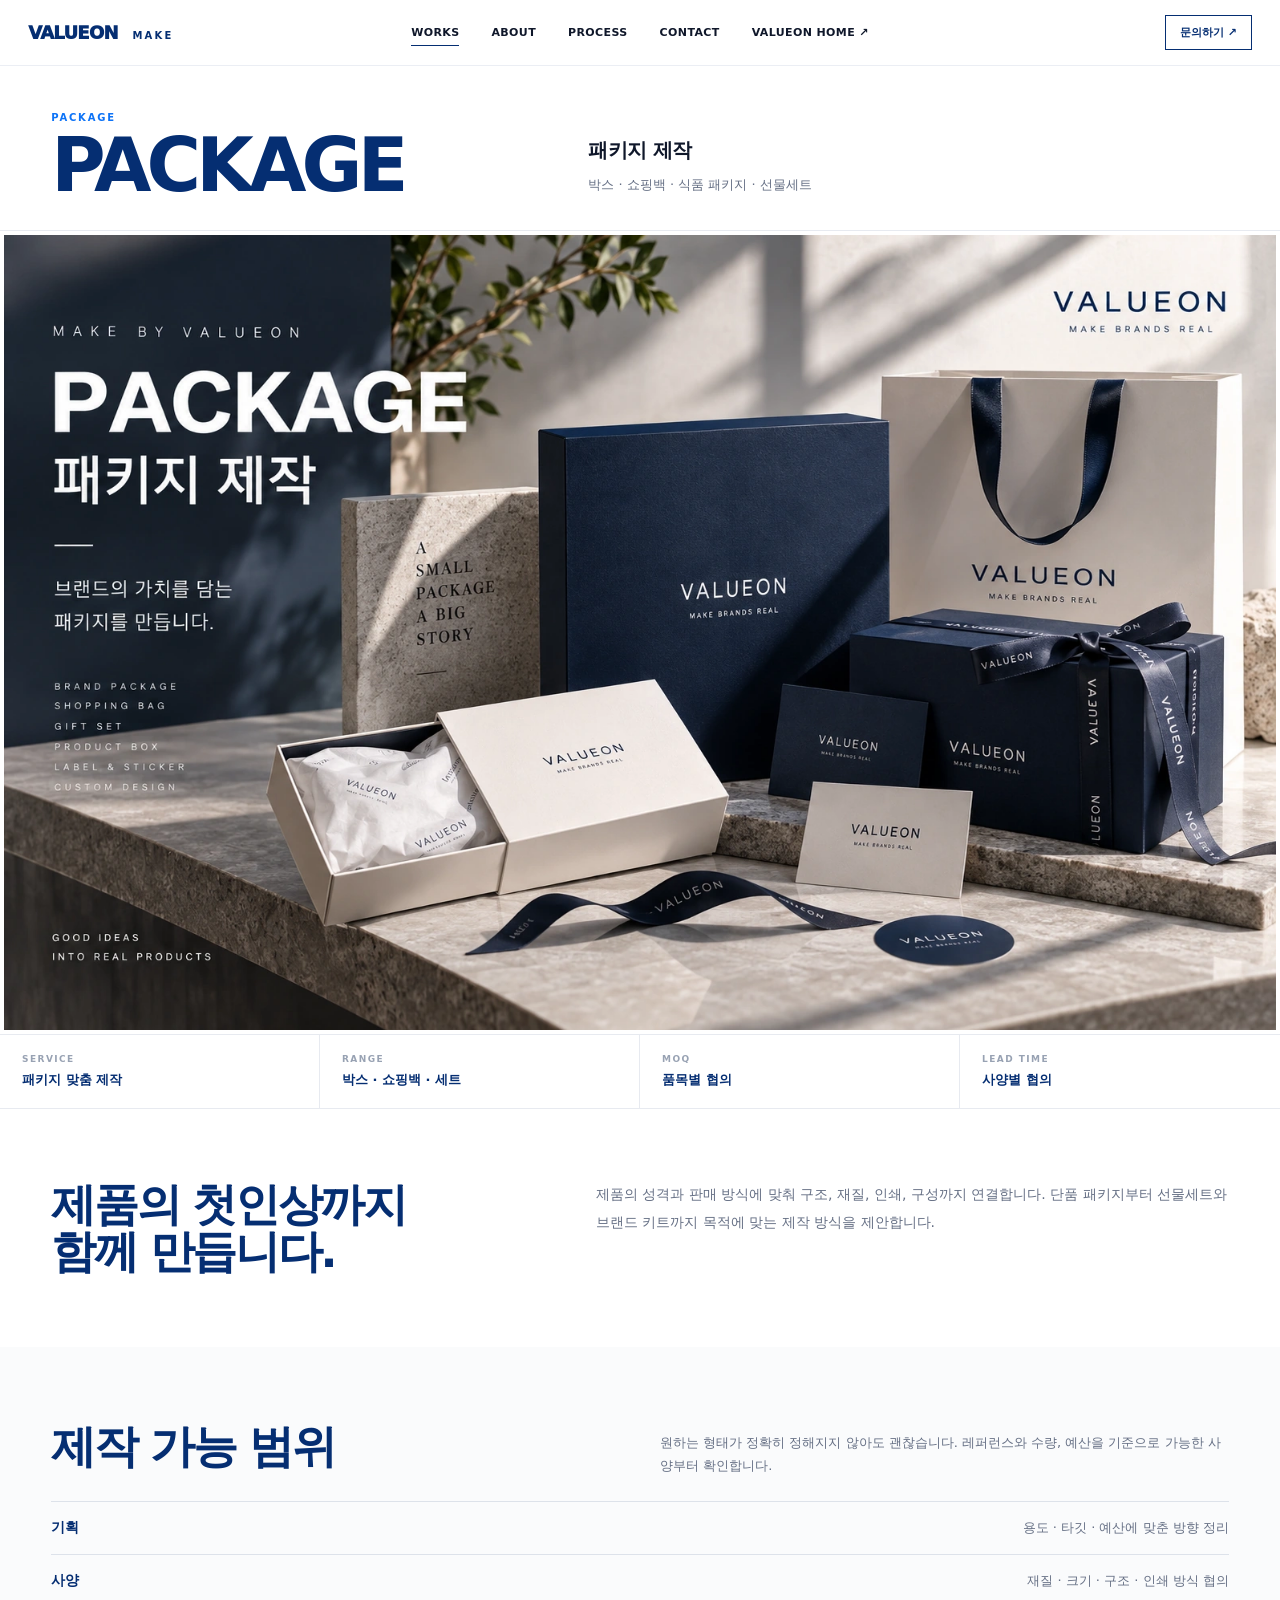
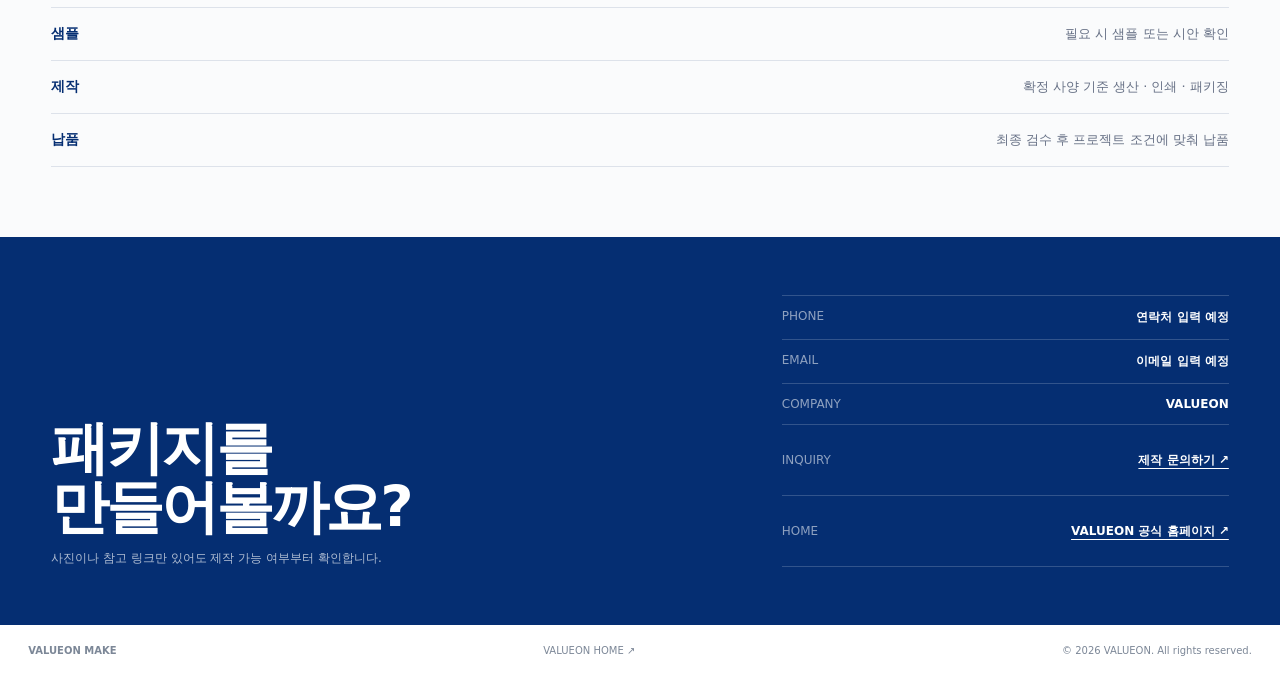
<file: works/package/index.html>
<!doctype html><html lang="ko"><head><meta charset="utf-8"><meta name="viewport" content="width=device-width,initial-scale=1"><title>PACKAGE | VALUEON MAKE</title><link rel="stylesheet" href="../../assets/style.css"></head><body><header class="site-header"><div class="header-inner"><a class="logo" href="../../index.html">VALUEON <small>MAKE</small></a><button class="menu">MENU</button><nav class="main-nav"><a class="active" href="../index.html">WORKS</a><a href="../../about/index.html">ABOUT</a><a href="../../about/index.html#process">PROCESS</a><a href="#contact">CONTACT</a></nav><a class="header-cta" href="#contact">문의하기 ↗</a></div></header><main><section class="detail-hero"><div class="detail-grid"><div><div class="detail-micro">PACKAGE</div><h1>PACKAGE</h1></div><div class="detail-summary"><h2>패키지 제작</h2><p>박스 · 쇼핑백 · 식품 패키지 · 선물세트</p></div></div></section><section class="hero-art"><img class="real-art" src="../../assets/images/package.webp" alt="VALUEON PACKAGE 패키지 제작"></section><section class="detail-info"><div class="info-cell"><div class="k">SERVICE</div><strong>패키지 맞춤 제작</strong></div><div class="info-cell"><div class="k">RANGE</div><strong>박스 · 쇼핑백 · 세트</strong></div><div class="info-cell"><div class="k">MOQ</div><strong>품목별 협의</strong></div><div class="info-cell"><div class="k">LEAD TIME</div><strong>사양별 협의</strong></div></section><section class="detail-copy"><h2>제품의 첫인상까지<br>함께 만듭니다.</h2><p>제품의 성격과 판매 방식에 맞춰 구조, 재질, 인쇄, 구성까지 연결합니다. 단품 패키지부터 선물세트와 브랜드 키트까지 목적에 맞는 제작 방식을 제안합니다.</p></section><section class="detail-scope"><div class="scope-head"><h2>제작 가능 범위</h2><p>원하는 형태가 정확히 정해지지 않아도 괜찮습니다. 레퍼런스와 수량, 예산을 기준으로 가능한 사양부터 확인합니다.</p></div><div class="scope-list"><div class="scope-row"><strong>기획</strong><span>용도 · 타깃 · 예산에 맞춘 방향 정리</span></div><div class="scope-row"><strong>사양</strong><span>재질 · 크기 · 구조 · 인쇄 방식 협의</span></div><div class="scope-row"><strong>샘플</strong><span>필요 시 샘플 또는 시안 확인</span></div><div class="scope-row"><strong>제작</strong><span>확정 사양 기준 생산 · 인쇄 · 패키징</span></div><div class="scope-row"><strong>납품</strong><span>최종 검수 후 프로젝트 조건에 맞춰 납품</span></div></div></section></main><section class="contact" id="contact"><div><h2>패키지를<br>만들어볼까요?</h2><p>사진이나 참고 링크만 있어도 제작 가능 여부부터 확인합니다.</p></div><div class="contact-list"><div class="contact-row"><span>PHONE</span><strong>연락처 입력 예정</strong></div><div class="contact-row"><span>EMAIL</span><strong>이메일 입력 예정</strong></div><div class="contact-row"><span>COMPANY</span><strong>VALUEON</strong></div></div></section><footer class="footer"><strong>VALUEON MAKE</strong><span>© 2026 VALUEON. All rights reserved.</span></footer><script src="../../assets/app.js"></script></body></html>
</file>
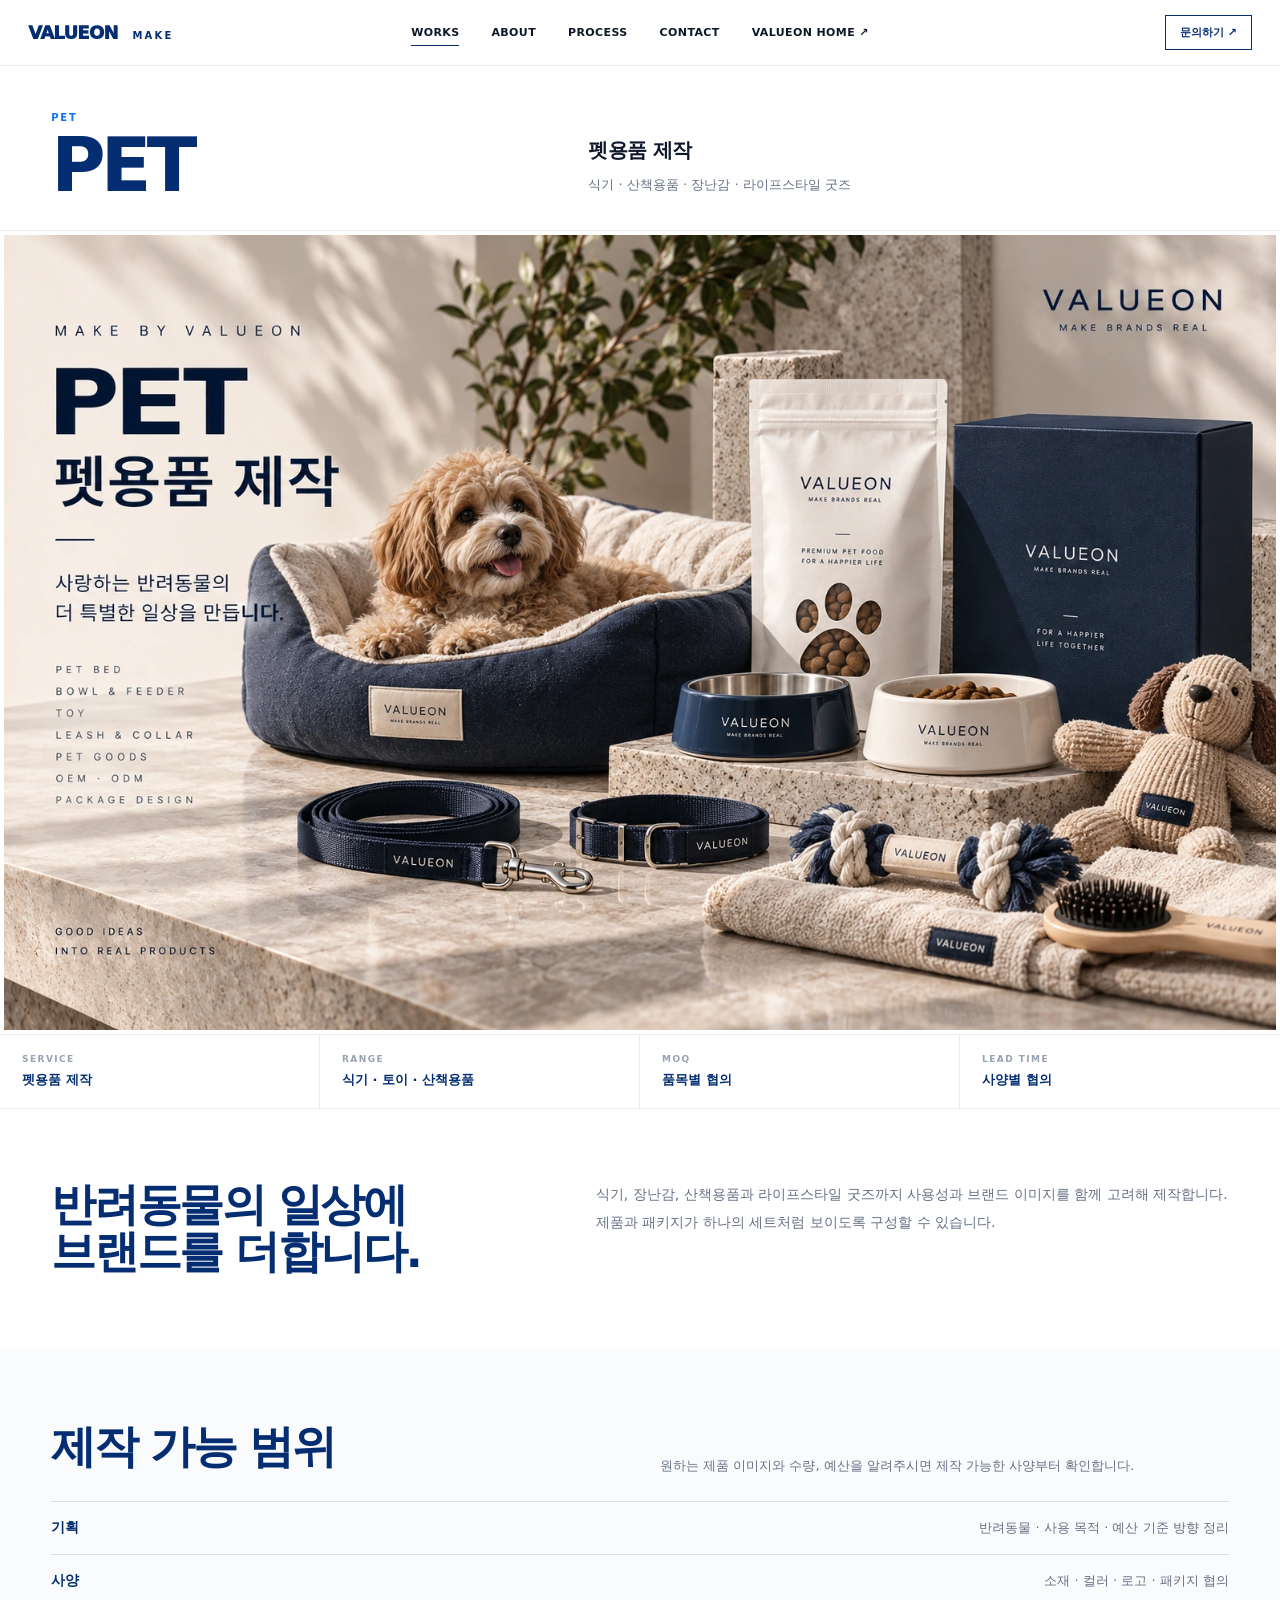
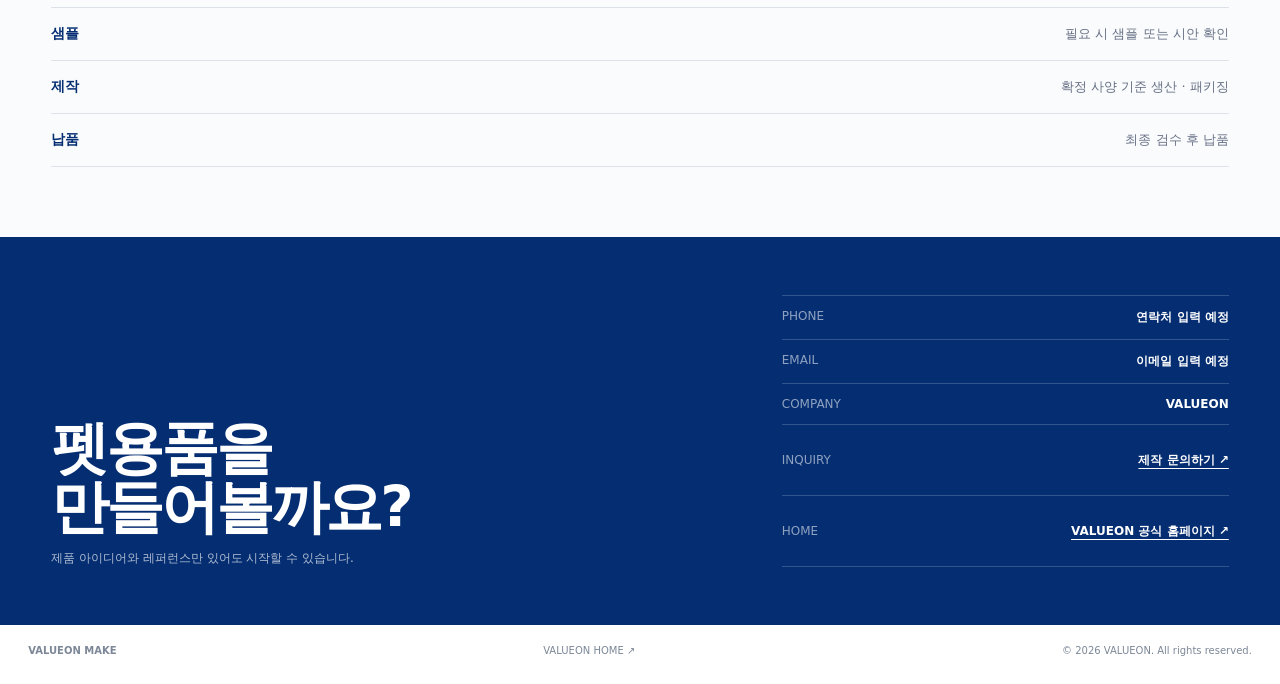
<file: works/pet/index.html>
<!doctype html><html lang="ko"><head><meta charset="utf-8"><meta name="viewport" content="width=device-width,initial-scale=1"><title>PET | VALUEON MAKE</title><link rel="stylesheet" href="../../assets/style.css"></head><body><header class="site-header"><div class="header-inner"><a class="logo" href="../../index.html">VALUEON <small>MAKE</small></a><button class="menu">MENU</button><nav class="main-nav"><a class="active" href="../index.html">WORKS</a><a href="../../about/index.html">ABOUT</a><a href="../../about/index.html#process">PROCESS</a><a href="#contact">CONTACT</a></nav><a class="header-cta" href="#contact">문의하기 ↗</a></div></header><main><section class="detail-hero"><div class="detail-grid"><div><div class="detail-micro">PET</div><h1>PET</h1></div><div class="detail-summary"><h2>펫용품 제작</h2><p>식기 · 산책용품 · 장난감 · 라이프스타일 굿즈</p></div></div></section><section class="hero-art"><img class="real-art" src="../../assets/images/pet.webp" alt="VALUEON PET 펫용품 제작"></section><section class="detail-info"><div class="info-cell"><div class="k">SERVICE</div><strong>펫용품 제작</strong></div><div class="info-cell"><div class="k">RANGE</div><strong>식기 · 토이 · 산책용품</strong></div><div class="info-cell"><div class="k">MOQ</div><strong>품목별 협의</strong></div><div class="info-cell"><div class="k">LEAD TIME</div><strong>사양별 협의</strong></div></section><section class="detail-copy"><h2>반려동물의 일상에<br>브랜드를 더합니다.</h2><p>식기, 장난감, 산책용품과 라이프스타일 굿즈까지 사용성과 브랜드 이미지를 함께 고려해 제작합니다. 제품과 패키지가 하나의 세트처럼 보이도록 구성할 수 있습니다.</p></section><section class="detail-scope"><div class="scope-head"><h2>제작 가능 범위</h2><p>원하는 제품 이미지와 수량, 예산을 알려주시면 제작 가능한 사양부터 확인합니다.</p></div><div class="scope-list"><div class="scope-row"><strong>기획</strong><span>반려동물 · 사용 목적 · 예산 기준 방향 정리</span></div><div class="scope-row"><strong>사양</strong><span>소재 · 컬러 · 로고 · 패키지 협의</span></div><div class="scope-row"><strong>샘플</strong><span>필요 시 샘플 또는 시안 확인</span></div><div class="scope-row"><strong>제작</strong><span>확정 사양 기준 생산 · 패키징</span></div><div class="scope-row"><strong>납품</strong><span>최종 검수 후 납품</span></div></div></section></main><section class="contact" id="contact"><div><h2>펫용품을<br>만들어볼까요?</h2><p>제품 아이디어와 레퍼런스만 있어도 시작할 수 있습니다.</p></div><div class="contact-list"><div class="contact-row"><span>PHONE</span><strong>연락처 입력 예정</strong></div><div class="contact-row"><span>EMAIL</span><strong>이메일 입력 예정</strong></div><div class="contact-row"><span>COMPANY</span><strong>VALUEON</strong></div></div></section><footer class="footer"><strong>VALUEON MAKE</strong><span>© 2026 VALUEON. All rights reserved.</span></footer><script src="../../assets/app.js"></script></body></html>
</file>
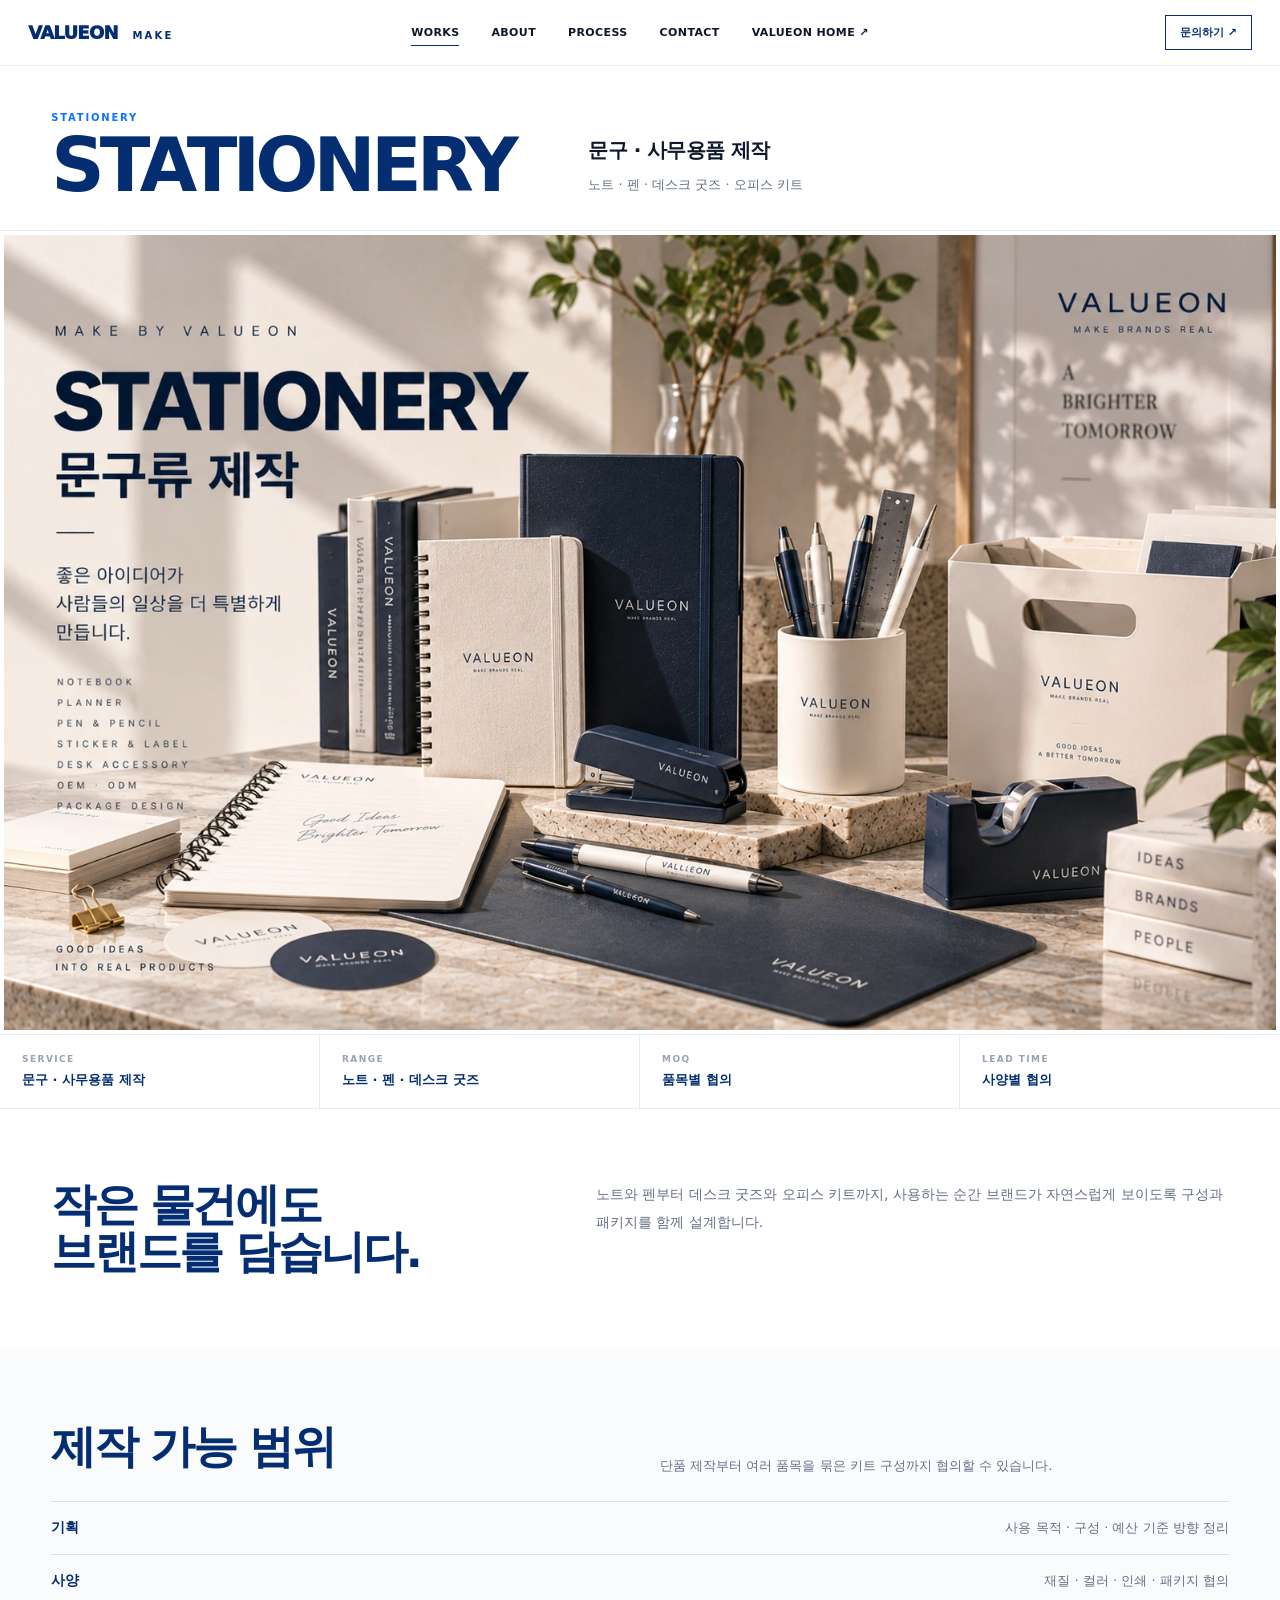
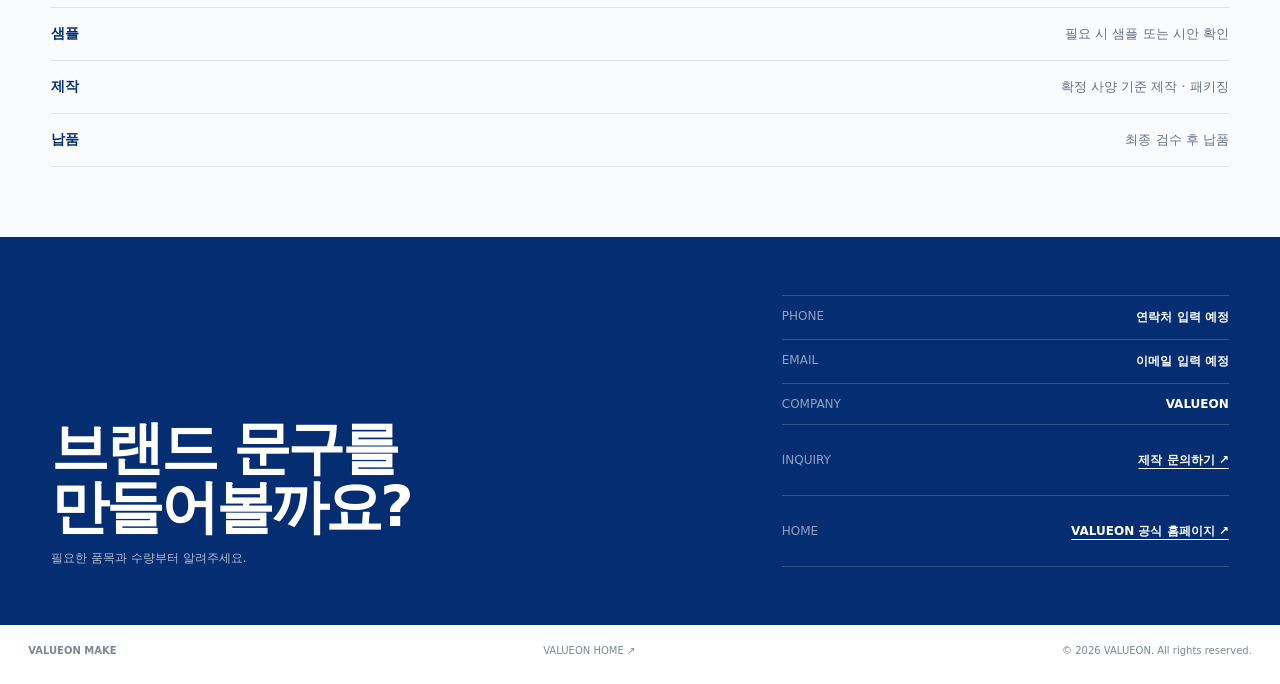
<file: works/stationery/index.html>
<!doctype html><html lang="ko"><head><meta charset="utf-8"><meta name="viewport" content="width=device-width,initial-scale=1"><title>STATIONERY | VALUEON MAKE</title><link rel="stylesheet" href="../../assets/style.css"></head><body><header class="site-header"><div class="header-inner"><a class="logo" href="../../index.html">VALUEON <small>MAKE</small></a><button class="menu">MENU</button><nav class="main-nav"><a class="active" href="../index.html">WORKS</a><a href="../../about/index.html">ABOUT</a><a href="../../about/index.html#process">PROCESS</a><a href="#contact">CONTACT</a></nav><a class="header-cta" href="#contact">문의하기 ↗</a></div></header><main><section class="detail-hero"><div class="detail-grid"><div><div class="detail-micro">STATIONERY</div><h1>STATIONERY</h1></div><div class="detail-summary"><h2>문구 · 사무용품 제작</h2><p>노트 · 펜 · 데스크 굿즈 · 오피스 키트</p></div></div></section><section class="hero-art"><img class="real-art" src="../../assets/images/stationery.webp" alt="VALUEON STATIONERY 문구 제작"></section><section class="detail-info"><div class="info-cell"><div class="k">SERVICE</div><strong>문구 · 사무용품 제작</strong></div><div class="info-cell"><div class="k">RANGE</div><strong>노트 · 펜 · 데스크 굿즈</strong></div><div class="info-cell"><div class="k">MOQ</div><strong>품목별 협의</strong></div><div class="info-cell"><div class="k">LEAD TIME</div><strong>사양별 협의</strong></div></section><section class="detail-copy"><h2>작은 물건에도<br>브랜드를 담습니다.</h2><p>노트와 펜부터 데스크 굿즈와 오피스 키트까지, 사용하는 순간 브랜드가 자연스럽게 보이도록 구성과 패키지를 함께 설계합니다.</p></section><section class="detail-scope"><div class="scope-head"><h2>제작 가능 범위</h2><p>단품 제작부터 여러 품목을 묶은 키트 구성까지 협의할 수 있습니다.</p></div><div class="scope-list"><div class="scope-row"><strong>기획</strong><span>사용 목적 · 구성 · 예산 기준 방향 정리</span></div><div class="scope-row"><strong>사양</strong><span>재질 · 컬러 · 인쇄 · 패키지 협의</span></div><div class="scope-row"><strong>샘플</strong><span>필요 시 샘플 또는 시안 확인</span></div><div class="scope-row"><strong>제작</strong><span>확정 사양 기준 제작 · 패키징</span></div><div class="scope-row"><strong>납품</strong><span>최종 검수 후 납품</span></div></div></section></main><section class="contact" id="contact"><div><h2>브랜드 문구를<br>만들어볼까요?</h2><p>필요한 품목과 수량부터 알려주세요.</p></div><div class="contact-list"><div class="contact-row"><span>PHONE</span><strong>연락처 입력 예정</strong></div><div class="contact-row"><span>EMAIL</span><strong>이메일 입력 예정</strong></div><div class="contact-row"><span>COMPANY</span><strong>VALUEON</strong></div></div></section><footer class="footer"><strong>VALUEON MAKE</strong><span>© 2026 VALUEON. All rights reserved.</span></footer><script src="../../assets/app.js"></script></body></html>
</file>
<file: assets/style.css>
:root{
  --navy:#052E72; --blue:#0D73F7; --accent:#1A8BFF;
  --ink:#0F172A; --muted:#667085; --line:#E7EAF0; --soft:#F7F8FA; --white:#FFF;
}
*{box-sizing:border-box}
html{scroll-behavior:smooth}
body{margin:0;font-family:Pretendard,Inter,"Noto Sans KR",system-ui,-apple-system,sans-serif;color:var(--ink);background:#fff;-webkit-font-smoothing:antialiased;text-rendering:optimizeLegibility}
a{color:inherit;text-decoration:none} img{display:block;width:100%} button{font:inherit}

/* HEADER */
.site-header{position:sticky;top:0;z-index:50;height:66px;background:rgba(255,255,255,.96);backdrop-filter:blur(16px);border-bottom:1px solid rgba(5,46,114,.08)}
.header-inner{height:100%;padding:0 2.2vw;display:grid;grid-template-columns:1fr auto 1fr;align-items:center}
.logo{font-size:18px;font-weight:950;letter-spacing:-.04em;color:var(--navy)}
.logo small{font-size:10px;letter-spacing:.22em;margin-left:9px;font-weight:800}
.main-nav{display:flex;gap:32px;font-size:11px;font-weight:850;letter-spacing:.035em}
.main-nav a{position:relative;padding:23px 0}
.main-nav a:after{content:"";position:absolute;left:0;right:100%;bottom:16px;height:1px;background:var(--navy);transition:right .25s ease}
.main-nav a:hover:after,.main-nav a.active:after{right:0}
.header-cta{justify-self:end;font-size:11px;font-weight:850;padding:9px 14px;border:1px solid var(--navy);color:var(--navy);transition:.2s ease}
.header-cta:hover{background:var(--navy);color:#fff}.menu{display:none;border:0;background:none;color:var(--navy);font-weight:900}

/* HOME INTRO — compact, editorial */
.home-intro{min-height:126px;padding:21px 2.2vw 19px;display:grid;grid-template-columns:1.15fr .95fr .9fr;gap:30px;align-items:center;border-bottom:1px solid var(--line)}
.home-intro .micro,.page-micro,.detail-micro{font-size:10px;letter-spacing:.18em;color:var(--blue);font-weight:900}
.home-intro h1{margin:8px 0 0;font-size:clamp(28px,2.45vw,38px);letter-spacing:-.055em;line-height:1.04;color:var(--navy)}
.home-intro .statement{font-size:15px;line-height:1.7;color:#344054;padding-left:22px;border-left:1px solid var(--navy)}
.home-intro .categories{justify-self:end;font-size:12px;color:var(--navy);font-weight:760;line-height:1.7;text-align:right}

/* FULL-BLEED PORTFOLIO */
.portfolio-grid{display:grid;grid-template-columns:repeat(2,minmax(0,1fr));gap:4px;padding:4px;background:#fff}
.portfolio-card{position:relative;overflow:hidden;background:#EEF1F4;aspect-ratio:8/5;border:0}
.real-art{position:absolute;inset:0;width:100%;height:100%;object-fit:cover;transition:transform .6s cubic-bezier(.2,.75,.25,1),filter .35s ease}
.portfolio-card:hover .real-art{transform:scale(1.008);filter:brightness(.96)}
.card-label{position:absolute;left:26px;top:23px;z-index:2;color:var(--navy);transition:.25s ease}
.card-label h2{margin:0 0 4px;font-size:clamp(25px,2vw,34px);letter-spacing:-.04em}.card-label p{margin:0;font-size:16px;line-height:1.45;font-weight:800;opacity:.86}
.portfolio-card:has(.real-art) .card-label{display:none}
.card-arrow{position:absolute;right:20px;bottom:18px;width:38px;height:38px;border-radius:50%;display:grid;place-items:center;background:rgba(255,255,255,.9);color:var(--navy);font-weight:900;opacity:0;transform:translateY(5px);transition:.25s;z-index:3}
.portfolio-card:hover .card-arrow{opacity:1;transform:none}

/* QUIET SERVICE STRIP */
.home-meta{display:grid;grid-template-columns:repeat(4,1fr);gap:28px;padding:27px 2.2vw 30px;background:#fff;border-top:1px solid var(--line)}
.meta-item{padding-top:12px;border-top:1px solid #DDE2EA}.meta-item b{display:block;font-size:10px;color:var(--navy);letter-spacing:.09em;margin-bottom:7px}.meta-item span{font-size:12px;color:var(--muted);line-height:1.6}

/* WORKS */
.page-head{padding:58px 4vw 34px;border-bottom:1px solid var(--line)}
.page-head h1{margin:12px 0 15px;font-size:clamp(44px,5.2vw,74px);line-height:.94;letter-spacing:-.06em;color:var(--navy)}
.page-head p{max-width:650px;margin:0;color:var(--muted);font-size:14px;line-height:1.8}
.editorial-tabs{display:flex;gap:28px;flex-wrap:wrap;padding:18px 4vw;border-bottom:1px solid var(--line);background:#fff}
.editorial-tabs button{border:0;background:none;padding:0;font-size:11px;font-weight:850;letter-spacing:.08em;color:#98A2B3;cursor:pointer}.editorial-tabs button.active,.editorial-tabs button:hover{color:var(--navy)}

/* CATEGORY DETAIL */
.detail-hero{padding:46px 4vw 30px;border-bottom:1px solid var(--line)}
.detail-grid{display:grid;grid-template-columns:.85fr 1.15fr;gap:5vw;align-items:end}
.detail-hero h1{margin:9px 0 0;font-size:clamp(46px,5.8vw,82px);line-height:.92;letter-spacing:-.065em;color:var(--navy)}
.detail-summary{padding-bottom:4px}.detail-summary h2{font-size:20px;letter-spacing:-.03em;margin:0 0 10px}.detail-summary p{margin:0;color:var(--muted);line-height:1.75;font-size:13px}
.hero-art{margin:4px;background:#EEF1F4;aspect-ratio:8/5;position:relative;overflow:hidden;min-height:0}
.hero-art>.real-art{position:absolute;inset:0;width:100%;height:100%;object-fit:cover}

.detail-info{display:grid;grid-template-columns:repeat(4,1fr);border-top:1px solid var(--line);border-bottom:1px solid var(--line);background:#fff}
.info-cell{background:#fff;padding:19px 22px;border-right:1px solid var(--line)}.info-cell:last-child{border-right:0}
.info-cell .k{font-size:9px;letter-spacing:.16em;color:#98A2B3;font-weight:900}.info-cell strong{display:block;font-size:13px;color:var(--navy);margin-top:7px}

.detail-copy{display:grid;grid-template-columns:.85fr 1.15fr;gap:6vw;padding:72px 4vw}
.detail-copy h2{margin:0;font-size:clamp(31px,3.5vw,48px);letter-spacing:-.052em;color:var(--navy);line-height:1.05}.detail-copy p{margin:0;color:var(--muted);line-height:1.95;font-size:14px}

/* Until real client photography exists, do not show fake empty gallery boxes. */
.detail-gallery{display:block;padding:4px}
.detail-gallery .ph{position:relative;overflow:hidden;background:#EEF1F4;aspect-ratio:8/5;min-height:0}
.detail-gallery .ph:has(.placeholder-art){display:none}
.detail-gallery .ph:has(.real-art){display:block}
.detail-gallery .ph>.real-art{position:absolute;inset:0;width:100%;height:100%;object-fit:cover}

.detail-scope{padding:70px 4vw;background:#FAFBFC}
.scope-head{display:grid;grid-template-columns:1fr 1fr;gap:40px;align-items:end;margin-bottom:24px}.scope-head h2{margin:0;font-size:clamp(31px,3.5vw,48px);letter-spacing:-.05em;color:var(--navy)}.scope-head p{margin:0;color:var(--muted);line-height:1.8;font-size:13px}
.scope-list{border-top:1px solid #DDE2EA}.scope-row{display:grid;grid-template-columns:1fr auto;gap:24px;align-items:center;padding:17px 0;border-bottom:1px solid #DDE2EA}.scope-row .n{display:none}.scope-row strong{font-size:14px;color:var(--navy)}.scope-row span{font-size:13px;color:var(--muted)}

/* ABOUT / PROCESS */
.about-wrap{padding:68px 4vw 86px}.about-lead{display:grid;grid-template-columns:.85fr 1.15fr;gap:6vw;margin-bottom:58px}.about-lead h2{margin:0;font-size:clamp(38px,4.5vw,60px);line-height:1.02;letter-spacing:-.055em;color:var(--navy)}.about-lead p{margin:0;color:var(--muted);font-size:14px;line-height:1.95}
.process{border-top:1px solid var(--line)}.process-row{display:grid;grid-template-columns:.75fr 1.25fr;gap:28px;padding:22px 0;border-bottom:1px solid var(--line);align-items:start}.process-row .n{display:none}.process-row strong{font-size:17px;color:var(--navy)}.process-row p{margin:0;color:var(--muted);line-height:1.75;font-size:13px}

/* CONTACT — quieter, not a giant landing-page block */
.contact{padding:58px 4vw;background:var(--navy);color:#fff;display:grid;grid-template-columns:1.2fr .8fr;gap:60px;align-items:end}.contact h2{margin:0;font-size:clamp(36px,4.5vw,58px);line-height:1.02;letter-spacing:-.055em}.contact p{margin:13px 0 0;color:rgba(255,255,255,.68);font-size:12px}.contact-list{border-top:1px solid rgba(255,255,255,.18)}.contact-row{display:flex;justify-content:space-between;gap:18px;padding:13px 0;border-bottom:1px solid rgba(255,255,255,.18);font-size:12px}.contact-row span:first-child{opacity:.55}
.contact-row.contact-unified{align-items:center}.contact-row.contact-unified a{display:inline-flex;align-items:center;min-height:44px;font-weight:850;text-decoration:underline;text-underline-offset:4px}
.footer{padding:20px 2.2vw 28px;display:flex;justify-content:space-between;gap:20px;flex-wrap:wrap;color:#7C8797;font-size:10px}

.reveal{opacity:0;transform:translateY(10px);transition:.65s ease}.reveal.on{opacity:1;transform:none}

@media(max-width:980px){
  .home-intro{grid-template-columns:1fr 1fr}.home-intro .categories{grid-column:1/3;justify-self:start;text-align:left}
  .detail-grid,.detail-copy,.about-lead,.scope-head,.contact{grid-template-columns:1fr}
  .detail-info{grid-template-columns:1fr 1fr}.info-cell:nth-child(2){border-right:0}.info-cell:nth-child(-n+2){border-bottom:1px solid var(--line)}
}
@media(max-width:760px){
  .header-inner{grid-template-columns:1fr auto;padding:0 16px}.main-nav{display:none;position:absolute;top:66px;left:12px;right:12px;background:#fff;border:1px solid var(--line);padding:18px;flex-direction:column;align-items:stretch}.main-nav.open{display:flex}.menu{display:block}.header-cta{display:none}
  .home-intro{grid-template-columns:1fr;padding:20px 16px 18px;gap:8px}.home-intro .categories{grid-column:auto}.home-intro .statement{border-left:0;padding-left:0;font-size:14px}.home-intro h1{font-size:29px}.home-intro .categories{font-size:12px}
  .portfolio-grid{grid-template-columns:1fr;gap:3px;padding:3px}.portfolio-card{aspect-ratio:8/5}
  .card-arrow{opacity:1;width:34px;height:34px;right:14px;bottom:14px}
  .home-meta{grid-template-columns:1fr 1fr;padding:24px 16px 28px}
  .page-head,.detail-hero,.detail-copy,.detail-scope,.about-wrap{padding-left:18px;padding-right:18px}
  .editorial-tabs{padding-left:18px;padding-right:18px;gap:18px}
  .detail-info{grid-template-columns:1fr 1fr}.info-cell{padding:16px}.scope-row{grid-template-columns:1fr;gap:5px}.process-row{grid-template-columns:1fr;gap:5px}
  .contact{padding:48px 18px;gap:36px}.footer{padding-left:16px;padding-right:16px}
}
@media(max-width:520px){
  .home-meta{grid-template-columns:1fr}.detail-info{grid-template-columns:1fr}.info-cell{border-right:0;border-bottom:1px solid var(--line)!important}.info-cell:last-child{border-bottom:0!important}
  .page-head h1{font-size:42px}.detail-hero h1{font-size:46px}
}
</file>
